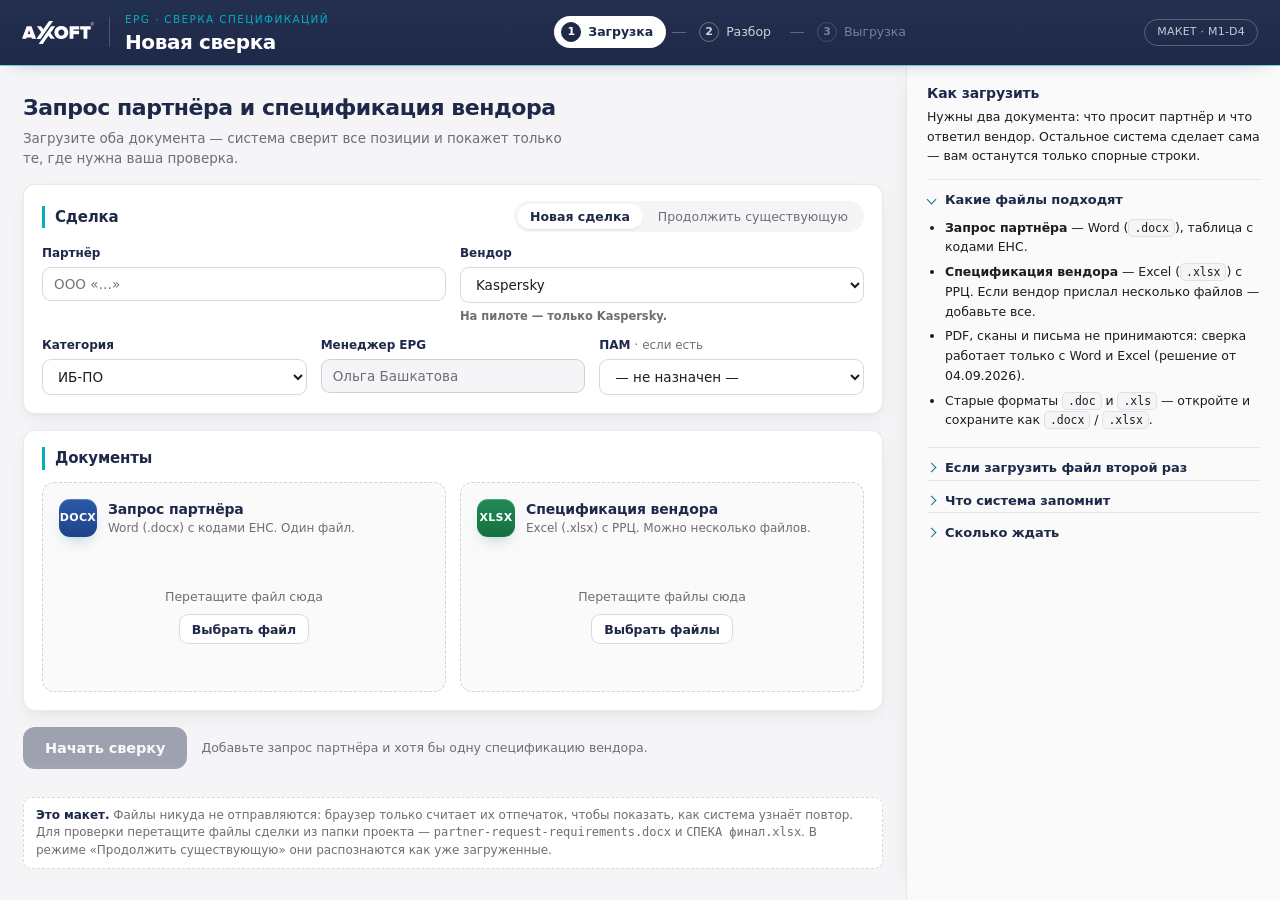
<file: index.html>
<!doctype html>
<html lang="ru">
<head>
  <meta charset="UTF-8">
  <meta name="viewport" content="width=device-width, initial-scale=1.0">
  <meta http-equiv="refresh" content="0; url=upload.html">
  <title>Новая сверка</title>
  <script>location.replace('upload.html');</script>
</head>
<body>
  <p>Переход к загрузке документов…</p>
  <p><a href="upload.html">Открыть страницу загрузки</a></p>
</body>
</html>
</file>
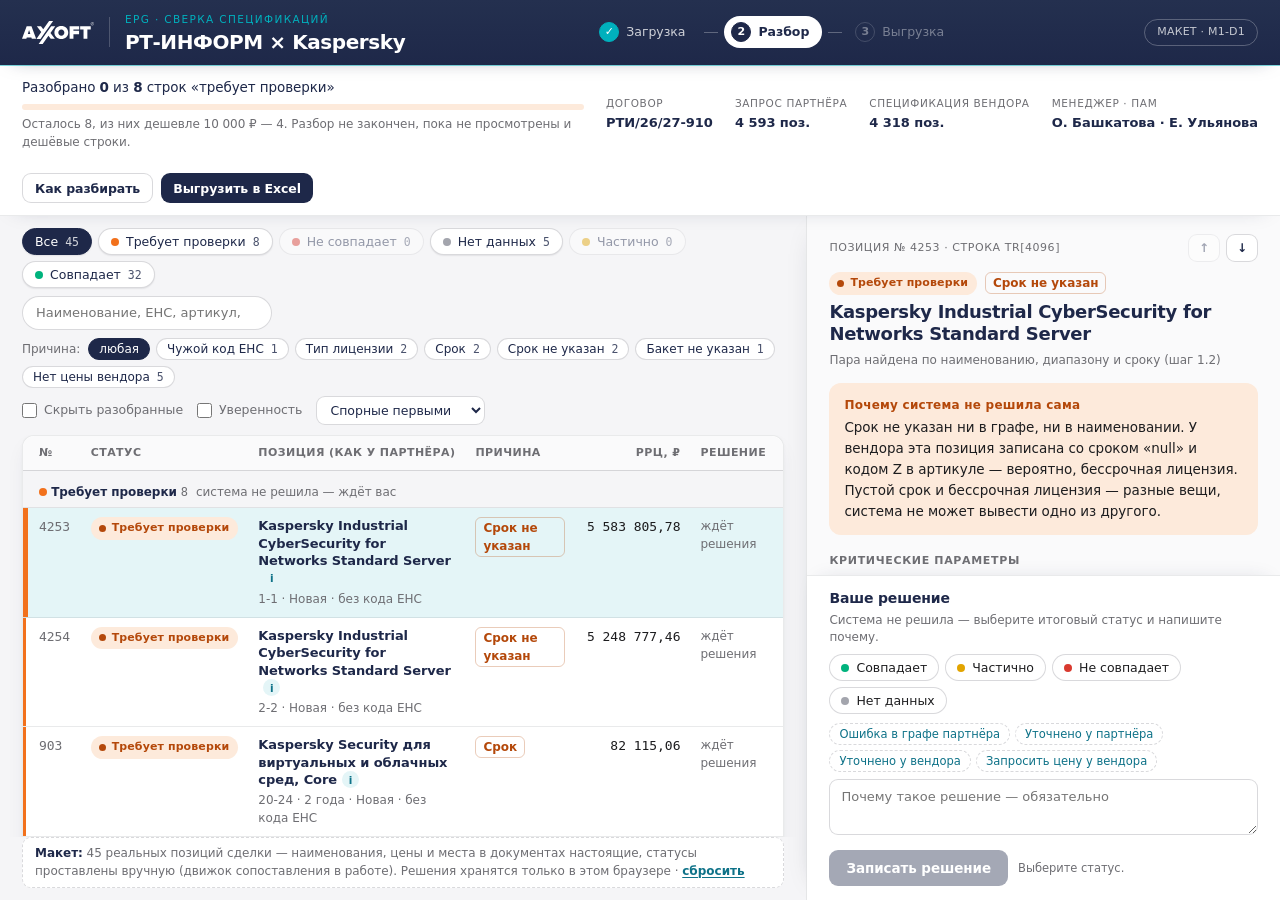
<file: review.html>
<!DOCTYPE html>
<html lang="ru">
<head>
<meta charset="UTF-8">
<meta name="viewport" content="width=device-width, initial-scale=1.0">
<title>Разбор сверки — макет</title>
<meta name="theme-color" content="#1E2849">
<!-- Макет M1-D1: экран разбора спорных строк (Review UI).
     Требования — docs/10-roadmap.md (M1-D1), решения по дизайну — docs/18-review-ui.md.
     Данные — design/mock-data.js: реальные строки сделки, статусы проставлены вручную. -->
<link rel="stylesheet" href="axoft.css">
<style>
  /* ---------- полоса сделки ---------- */
  .dealbar{
    display:flex; align-items:center; gap:22px; flex-wrap:wrap;
    padding:12px 22px;
    background:var(--bg-elevated);
    border-bottom:1px solid var(--line);
    box-shadow:0 6px 20px -16px rgba(30,40,73,.35);
    position:relative; z-index:3;
  }
  .db-progress{ flex:1 1 320px; min-width:260px; }
  .db-title{ font-size:13.5px; color:var(--navy); letter-spacing:-0.006em; }
  .db-title b{ font-weight:650; font-variant-numeric:tabular-nums; }
  .bar{
    height:6px; border-radius:999px; background:var(--st-review-bg);
    overflow:hidden; margin:7px 0 5px;
  }
  .bar i{
    display:block; height:100%; width:0;
    background:linear-gradient(90deg, var(--teal) 0%, var(--teal-dark) 100%);
    border-radius:999px; transition:width var(--dur-slow) var(--ease-out);
  }
  .db-sub{ font-size:12px; color:var(--ink-soft); }
  .db-facts{ display:flex; gap:22px; margin:0; flex-wrap:wrap; }
  .db-facts div{ min-width:0; }
  .db-facts dt{ font-size:10.5px; letter-spacing:.06em; text-transform:uppercase; color:var(--ink-soft); }
  .db-facts dd{ margin:1px 0 0; font-size:13px; font-weight:600; color:var(--navy); white-space:nowrap; }
  .db-actions{ display:flex; gap:8px; }

  /* ---------- рабочая зона ---------- */
  .workspace{ flex:1; min-height:0; display:flex; }
  .list{ flex:1; min-width:0; display:flex; flex-direction:column; }
  .toolbar{ padding:12px 22px 10px; display:flex; flex-direction:column; gap:8px; }
  .tb-row{ display:flex; align-items:center; gap:8px 14px; flex-wrap:wrap; }
  .tb-left{ display:flex; align-items:center; gap:6px; flex-wrap:wrap; }
  .tb-row.split{ justify-content:space-between; }
  .search{
    flex:0 1 250px; min-width:180px;
    border:1px solid var(--line-strong); border-radius:999px;
    padding:6px 13px; font:inherit; font-size:13px; background:var(--bg-elevated);
    transition:border-color var(--dur) ease, box-shadow var(--dur) ease;
  }
  .search:focus{ border-color:var(--teal); }
  .tb-right{ display:flex; align-items:center; gap:14px; flex-wrap:wrap; }
  .toggle{ display:inline-flex; align-items:center; gap:7px; font-size:12.5px; color:var(--ink-soft); cursor:pointer; user-select:none; }
  .toggle input{ accent-color:var(--teal-dark); width:15px; height:15px; margin:0; }
  select.sort{
    border:1px solid var(--line-strong); border-radius:var(--radius-sm);
    padding:5px 9px; font:inherit; font-size:12.5px; color:var(--navy); background:var(--bg-elevated);
  }
  .reasons{ display:flex; align-items:center; gap:6px; flex-wrap:wrap; }
  .reasons .lbl{ font-size:12px; color:var(--ink-soft); margin-right:2px; }
  .reasons .chip{ font-size:12px; padding:3px 10px; box-shadow:none; }

  .tablewrap{ flex:1; min-height:0; overflow:auto; padding:0 22px 12px; }
  table.grid{
    width:100%; border-collapse:separate; border-spacing:0;
    background:var(--bg-elevated);
    border:1px solid var(--line); border-radius:var(--radius);
    box-shadow:var(--shadow-card);
    font-size:13px;
  }
  .grid thead th{
    position:sticky; top:0; z-index:2;
    background:rgba(250,250,251,.96);
    backdrop-filter:saturate(1.4) blur(6px);
    text-align:left; font-weight:600; font-size:11px; letter-spacing:.04em; text-transform:uppercase;
    color:var(--ink-soft); padding:9px 10px; border-bottom:1px solid var(--line-strong);
    white-space:nowrap;
  }
  .grid thead th:first-child{ border-top-left-radius:var(--radius); padding-left:16px; }
  .grid thead th:last-child{ border-top-right-radius:var(--radius); }
  .grid td{ padding:9px 10px; border-bottom:1px solid var(--line); vertical-align:top; }
  .grid tr.row{ cursor:pointer; transition:background var(--dur) ease; }
  .grid tr.row td:first-child{ padding-left:16px; box-shadow:inset 3px 0 0 var(--mark, transparent); }
  .grid tr.row:hover{ background:#F3F8F9; }
  .grid tr.row.is-sel{ background:var(--teal-pale); }
  .grid tr.row.is-sel td:first-child{ box-shadow:inset 5px 0 0 var(--mark, var(--teal)); }
  .grid tr.row.is-done{ --mark:var(--line-strong); }
  .grid tr.row.is-done .c-name .nm{ color:var(--ink-soft); }
  .grid tr.row:focus-visible{ outline:2px solid var(--teal); outline-offset:-2px; box-shadow:none; }
  tr.st-matched{ --mark:var(--st-matched-mark); }
  tr.st-partial_match{ --mark:var(--st-partial-mark); }
  tr.st-needs_review{ --mark:var(--st-review-mark); }
  tr.st-mismatch{ --mark:var(--st-mismatch-mark); }
  tr.st-no_data{ --mark:var(--st-nodata-mark); }
  .c-no{ width:62px; color:var(--ink-soft); white-space:nowrap; }
  .c-st{ width:150px; }
  .c-name .nm{ font-weight:600; color:var(--navy); letter-spacing:-0.006em; line-height:1.35; }
  .c-name .sub{ font-size:12px; color:var(--ink-soft); margin-top:2px; }
  .c-reason{ width:170px; }
  .c-price{ width:130px; text-align:right; white-space:nowrap; }
  .c-conf{ width:70px; text-align:right; color:var(--ink-soft); }
  .c-dec{ width:150px; font-size:12px; }
  .grid .r{ text-align:right; }
  body:not(.show-conf) .c-conf{ display:none; }
  .reason{
    display:inline-block; font-size:12px; font-weight:600; color:var(--st-review);
    border:1px solid rgba(180,72,10,.28); border-radius:6px; padding:1px 7px; line-height:1.5;
  }
  .reason.nodata{ color:var(--st-nodata); border-color:var(--line-strong); }
  .flagmark{
    display:inline-grid; place-items:center; width:17px; height:17px; margin-left:5px;
    border-radius:50%; font-size:10.5px; font-weight:700; vertical-align:1px;
    color:var(--teal-dark); background:var(--teal-pale);
  }
  .dec{ display:inline-flex; align-items:center; gap:6px; color:var(--ink); font-weight:600; }
  .dec .who{ font-weight:400; color:var(--ink-soft); }
  .none{ color:var(--ink-soft); }

  tr.grp td{
    background:var(--bg); padding:12px 16px 6px; border-bottom:1px solid var(--line);
    font-size:12px; font-weight:600; color:var(--navy);
  }
  tr.grp .gcnt{ font-family:var(--mono); color:var(--ink-soft); font-weight:500; margin-left:4px; }
  tr.grp .gnote{ font-weight:400; color:var(--ink-soft); margin-left:8px; }
  tr.grp .linklike{ margin-left:10px; font-size:12px; }
  tr.empty td{ padding:28px 16px; text-align:center; color:var(--ink-soft); }

  .list-foot{ padding:0 22px 12px; }
  .list-foot .mock-note{ margin:0; padding:7px 12px; }

  /* ---------- карточка строки ---------- */
  .detail{
    flex:0 0 clamp(460px, 37vw, 560px); width:clamp(460px, 37vw, 560px);
    border-left:1px solid var(--line);
    background:var(--bg-side);
    box-shadow:-10px 0 28px -24px rgba(22,30,56,.25);
    display:flex; flex-direction:column; min-height:0;
  }
  .d-scroll{ flex:1 1 auto; min-height:0; overflow-y:auto; padding:18px 22px 22px; }
  .d-top{ display:flex; align-items:center; justify-content:space-between; gap:10px; }
  .d-eyebrow{ font-size:11px; letter-spacing:.05em; text-transform:uppercase; color:var(--ink-soft); }
  .d-nav{ display:flex; gap:6px; }
  .d-nav .btn{ height:28px; padding:0 10px; font-size:12px; }
  .d-close{ display:none; }
  .d-status{ display:flex; align-items:center; gap:8px; flex-wrap:wrap; margin:10px 0 6px; }
  .d-title{ margin:0; font-size:18px; font-weight:650; letter-spacing:-0.018em; line-height:1.25; color:var(--navy); }
  .d-meta{ font-size:12px; color:var(--ink-soft); margin-top:5px; }
  .d-body{ animation:rise var(--dur) var(--ease-out) both; }

  .callout{
    margin-top:14px; border-radius:var(--radius); padding:12px 14px;
    font-size:13.5px; line-height:1.55;
    background:var(--bg-elevated); border:1px solid var(--line);
  }
  .callout b{ display:block; font-size:12px; letter-spacing:.02em; margin-bottom:3px; }
  .callout p{ margin:0; }
  .callout.needs_review{ background:var(--st-review-bg); border-color:transparent; }
  .callout.needs_review b{ color:var(--st-review); }
  .callout.no_data{ background:var(--st-nodata-bg); border-color:transparent; }
  .callout.no_data b{ color:var(--st-nodata); }
  .callout.matched b{ color:var(--st-matched); }

  .d-sec{ margin-top:18px; }
  .d-sec > h3, .d-sec > summary{
    font-size:11px; letter-spacing:.06em; text-transform:uppercase; font-weight:600;
    color:var(--ink-soft); margin:0 0 8px;
  }
  table.params{ width:100%; border-collapse:collapse; font-size:13px; background:var(--bg-elevated);
    border:1px solid var(--line); border-radius:var(--radius-sm); overflow:hidden; }
  .params th{ text-align:left; font-size:11px; font-weight:600; color:var(--ink-soft); padding:7px 10px;
    border-bottom:1px solid var(--line); background:var(--bg-side); }
  .params td{ padding:8px 10px; border-bottom:1px solid var(--line); vertical-align:top; }
  .params tr:last-child td{ border-bottom:none; }
  .params td:first-child{ font-weight:600; color:var(--navy); width:30%; }
  .params tr.conflict td{ background:#FFF6EE; }
  .params tr.unknown td{ background:#F7F7F9; }
  .ps{ font-size:11px; font-weight:600; border-radius:999px; padding:2px 8px; white-space:nowrap; }
  .ps.match{ color:var(--st-matched); background:var(--st-matched-bg); }
  .ps.conflict{ color:var(--st-review); background:var(--st-review-bg); }
  .ps.unknown{ color:var(--st-nodata); background:var(--st-nodata-bg); }
  .na{ color:var(--ink-soft); font-style:italic; }

  .flags{ list-style:none; margin:0; padding:0; display:flex; flex-direction:column; gap:7px; }
  .flags li{ display:flex; gap:9px; font-size:12.5px; line-height:1.5; }
  .code{
    flex:0 0 auto; align-self:flex-start;
    font-family:var(--mono); font-size:10.5px; font-weight:600;
    color:var(--teal-dark); background:var(--teal-pale); border-radius:5px; padding:1px 6px; margin-top:1px;
  }

  .sides{ display:flex; flex-direction:column; gap:10px; }
  .side-card{
    background:var(--bg-elevated); border:1px solid var(--line);
    border-radius:var(--radius); padding:12px 14px; box-shadow:var(--shadow-sm);
  }
  .side-h{ display:flex; justify-content:space-between; align-items:baseline; gap:8px;
    font-size:11px; letter-spacing:.06em; text-transform:uppercase; font-weight:600; color:var(--navy); }
  .side-h .price{ font-size:15px; letter-spacing:-0.01em; text-transform:none; font-family:var(--mono); }
  .raw{ margin:7px 0 9px; font-size:13px; line-height:1.5; }
  .raw mark{ background:#FFE3C9; color:inherit; border-radius:3px; padding:0 2px; box-shadow:0 0 0 1px rgba(242,113,28,.25); }
  .kv{ display:grid; grid-template-columns:auto 1fr; gap:3px 12px; margin:0; font-size:12.5px; }
  .kv dt{ color:var(--ink-soft); white-space:nowrap; }
  .kv dd{ margin:0; min-width:0; overflow-wrap:anywhere; }
  .kv dd.hl{ font-weight:600; color:var(--st-review); }
  .kv dd.gap{ color:var(--ink-soft); font-style:italic; }
  .src{
    margin-top:9px; padding-top:8px; border-top:1px dashed var(--line-strong);
    font-size:12px; color:var(--ink-soft); display:flex; gap:6px; flex-wrap:wrap; align-items:baseline;
  }
  .src .path{ font-family:var(--mono); font-size:11.5px; color:var(--ink); }
  .side-empty{ font-size:13px; color:var(--ink-soft); margin:8px 0 0; }

  details.d-sec{ background:var(--bg-elevated); border:1px solid var(--line); border-radius:var(--radius); padding:10px 14px; }
  details.d-sec summary{ cursor:pointer; list-style:none; display:flex; align-items:center; gap:8px; margin:0; }
  details.d-sec summary::-webkit-details-marker{ display:none; }
  details.d-sec summary::before{
    content:''; width:6px; height:6px; border-right:1.6px solid var(--teal-dark); border-bottom:1.6px solid var(--teal-dark);
    transform:rotate(-45deg); transition:transform var(--dur) var(--ease-out);
  }
  details.d-sec[open] summary::before{ transform:rotate(45deg); }
  .req{ white-space:pre-line; font-size:12.5px; line-height:1.55; margin-top:8px; max-height:220px; overflow:auto; }

  .conf-line{ font-size:12.5px; color:var(--ink-soft); }
  body:not(.show-conf) .conf-line{ display:none; }

  .hist{ list-style:none; margin:0; padding:0; font-size:12.5px; }
  .hist li{ position:relative; padding:0 0 10px 18px; }
  .hist li::before{ content:''; position:absolute; left:3px; top:7px; width:7px; height:7px; border-radius:50%; background:var(--line-strong); }
  .hist li.me::before{ background:var(--teal); }
  .hist li + li::after{ content:''; position:absolute; left:6px; top:-5px; height:12px; width:1px; background:var(--line-strong); }
  .hist .when{ color:var(--ink-soft); }
  .hist q{ color:var(--ink); }

  /* ---------- форма решения ---------- */
  .decide{
    flex:0 0 auto; border-top:1px solid var(--line); background:var(--bg-elevated);
    padding:12px 22px 14px; box-shadow:0 -6px 20px -14px rgba(30,40,73,.22);
  }
  .decide h3{ margin:0 0 3px; font-size:14px; font-weight:650; color:var(--navy); letter-spacing:-0.011em; }
  .decide .sub{ font-size:12px; color:var(--ink-soft); margin:0 0 8px; line-height:1.45; }
  .seg{ display:flex; flex-wrap:wrap; gap:6px; margin-bottom:9px; }
  .seg button{
    display:inline-flex; align-items:center; gap:7px;
    border:1px solid var(--line-strong); background:var(--bg-elevated); color:var(--ink);
    font-size:12.5px; font-weight:500; padding:5px 11px; border-radius:999px; cursor:pointer;
    transition:transform var(--dur-fast) var(--ease-out), border-color var(--dur) ease, background var(--dur) ease;
  }
  .seg button:active{ transform:scale(.96); }
  .seg button:hover{ border-color:var(--teal); }
  .seg button[aria-pressed="true"]{ border-color:var(--navy); background:var(--navy); color:#FFFFFF; font-weight:600; }
  .quick{ display:flex; flex-wrap:wrap; gap:5px; margin-bottom:7px; }
  .quick button{
    border:1px dashed var(--line-strong); background:transparent; color:var(--teal-dark);
    font-size:11.5px; padding:3px 9px; border-radius:999px; cursor:pointer;
  }
  .quick button:hover{ border-color:var(--teal); background:var(--teal-pale); }
  .decide textarea{ min-height:52px; font-size:13px; }
  .decide-bottom{ display:flex; align-items:center; gap:10px; margin-top:9px; flex-wrap:wrap; }
  .decide .note{ font-size:11.5px; color:var(--ink-soft); line-height:1.4; flex:1 1 200px; }
  .decide .note.warn{ color:var(--st-review); }
  .decided{
    display:flex; gap:10px; align-items:flex-start; justify-content:space-between;
    background:var(--bg); border-radius:var(--radius-sm); padding:10px 12px; font-size:13px;
  }
  .decided .what{ font-weight:600; color:var(--navy); }
  .decided q{ display:block; color:var(--ink); font-weight:400; margin-top:2px; }
  .decided .who{ font-size:12px; color:var(--ink-soft); margin-top:3px; }

  /* ---------- тост ---------- */
  .toast{
    position:fixed; left:50%; bottom:22px; transform:translateX(-50%) translateY(20px);
    background:var(--navy); color:#FFFFFF; font-size:13px; line-height:1.45;
    padding:10px 16px; border-radius:var(--radius); box-shadow:var(--shadow-raise);
    max-width:min(560px, calc(100vw - 32px)); opacity:0; pointer-events:none; z-index:50;
    transition:opacity var(--dur) ease, transform var(--dur) var(--ease-out);
  }
  .toast.on{ opacity:1; transform:translateX(-50%) translateY(0); }

  /* ---------- инструкция в диалоге ---------- */
  dialog.guide-dlg{
    border:none; border-radius:var(--radius-lg); padding:0; width:min(560px, calc(100vw - 32px));
    max-height:min(760px, calc(100vh - 48px)); box-shadow:var(--shadow-raise); color:var(--ink);
  }
  dialog.guide-dlg::backdrop{ background:rgba(22,30,56,.38); backdrop-filter:blur(2px); }
  dialog.guide-dlg[open]{ animation:rise var(--dur) var(--ease-out) both; }
  .dlg-head{ display:flex; justify-content:space-between; align-items:center; padding:16px 20px 6px; }
  .dlg-body{ padding:0 20px 18px; overflow:auto; max-height:calc(min(760px, 100vh - 48px) - 60px); }
  kbd{
    font-family:var(--mono); font-size:11px; border:1px solid var(--line-strong); border-bottom-width:2px;
    border-radius:5px; padding:0 5px; background:var(--bg-elevated);
  }

  /* ---------- узкий экран: карточка становится выезжающей панелью ---------- */
  @media (max-width:1180px){
    .detail{
      position:fixed; top:0; right:0; bottom:0; z-index:20;
      width:min(560px, 100vw); transform:translateX(102%);
      transition:transform var(--dur-slow) var(--ease-drawer);
    }
    body.drawer-open .detail{ transform:none; box-shadow:-20px 0 60px -20px rgba(22,30,56,.45); }
    .d-close{ display:inline-flex; }
    .scrim{ position:fixed; inset:0; background:rgba(22,30,56,.3); z-index:15; opacity:0; pointer-events:none;
      transition:opacity var(--dur) ease; }
    body.drawer-open .scrim{ opacity:1; pointer-events:auto; }
  }
  @media (max-width:760px){
    /* на телефоне прокручивается вся страница, а не только таблица:
       иначе фильтры съедают экран и видно две строки */
    .shell{ height:auto; min-height:100vh; }
    .workspace{ display:block; }
    .tablewrap{ overflow:visible; }
    /* в выезжающей карточке форма решения идёт в общем потоке, а не закреплена снизу */
    .detail{ display:block; overflow-y:auto; }
    .d-scroll{ overflow:visible; }
    .decide{ box-shadow:none; }
    .dealbar{ padding:10px 15px; gap:12px; }
    .db-facts{ display:none; }
    .toolbar{ padding:12px 15px 8px; }
    .tablewrap{ padding:0 10px 12px; }
    .c-reason, .c-dec, .c-st{ display:none; }
    .grid td, .grid thead th{ padding:8px 6px; }
    .grid thead th:first-child, .grid tr.row td:first-child{ padding-left:12px; }
    .c-no{ width:auto; }
    .c-price{ width:auto; font-size:12px; }
    .d-scroll{ padding:16px 16px 20px; }
    .decide{ padding:12px 16px 14px; }
    .list-foot{ padding:0 12px 14px; }
  }
</style>
</head>
<body>
<div class="shell">

  <header class="top">
    <div class="brand">
      <svg class="logo" viewBox="0 0 625.34 199.66" fill="currentColor" role="img" aria-label="Axoft">
        <path d="M40.47 45.41 0 155.15 37.68 155.15 41.63 142.32 81.12 142.32 85.07 155.15 122.75 155.15 82.28 45.41 40.49 45.41ZM50.51 113.36 61.37 77.99 72.23 113.36 50.51 113.36Z"/>
        <path d="M341.46 43.6C307.57 43.6 281.41 66.63 281.41 100.36 281.41 134.09 307.57 157.12 341.46 157.12 375.35 157.12 401.51 134.09 401.51 100.36 401.51 66.63 375.35 43.6 341.46 43.6ZM341.46 127.84C325.5 127.84 315.14 115.66 315.14 100.36 315.14 85.06 325.5 72.88 341.46 72.88 357.42 72.88 367.78 85.06 367.78 100.36 367.78 115.66 357.41 127.84 341.46 127.84Z"/>
        <path d="M413.35 155.15 446.59 155.15 446.59 114.18 495.45 114.18 495.45 85.22 446.59 85.22 446.59 74.37 496.6 74.37 496.6 45.41 413.35 45.41 413.35 155.15Z"/>
        <path d="M504.83 45.41 504.83 74.37 534.28 74.37 534.28 155.15 567.51 155.15 567.51 74.37 596.79 74.37 596.79 45.41 504.83 45.41Z"/>
        <path d="M288.57 45.31 253.63 45.31 211.41 105.13 144.63 199.66 179.57 199.66 229.66 128.24 229.75 128.36 249.21 154.47 285.34 154.47 247.08 103.99 288.57 45.31Z"/>
        <path d="M160.3 155.31 202.43 95.62 202.43 95.62 269.91 0 234.87 0 184.27 72 164.79 45.87 128.57 45.87 166.92 96.49 125.26 155.31 160.3 155.31Z"/>
        <path d="M596.79 23.91C596.79 15.97 603.19 9.63 611.07 9.63 618.95 9.63 625.34 15.96 625.34 23.91 625.34 31.86 619.01 38.18 611.07 38.18 603.13 38.18 596.79 31.78 596.79 23.91ZM598.68 23.91C598.68 30.71 604.2 36.3 611.07 36.3 617.94 36.3 623.39 30.71 623.39 23.91 623.39 17.11 617.87 11.59 611.07 11.59 604.27 11.59 598.68 17.04 598.68 23.91ZM614.97 32.12 610.73 25.65 607.77 25.65 607.77 32.12 605.61 32.12 605.61 15.76 612.28 15.76C615.11 15.76 617.47 17.71 617.47 20.74 617.47 24.38 614.24 25.59 613.3 25.59L617.68 32.12 614.99 32.12ZM607.77 17.64 607.77 23.7 612.28 23.7C613.96 23.7 615.24 22.42 615.24 20.74 615.24 18.92 613.96 17.64 612.28 17.64L607.77 17.64Z"/>
      </svg>
      <span class="brand-divider" aria-hidden="true"></span>
      <div>
        <div class="eyebrow">EPG · сверка спецификаций</div>
        <h1 id="deal-title">Сделка</h1>
      </div>
    </div>
    <ol class="steps" aria-label="Шаги сверки">
      <li><a class="done" href="upload.html"><span class="n">✓</span><span class="label">Загрузка</span></a></li>
      <li><span class="step" aria-current="step"><span class="n">2</span><span class="label">Разбор</span></span></li>
      <li><span class="step off" title="Выгрузка в Excel — задача M1-D3"><span class="n">3</span><span class="label">Выгрузка</span></span></li>
    </ol>
    <span class="stage">макет · M1-D1</span>
  </header>

  <section class="dealbar" aria-label="Ход разбора">
    <div class="db-progress">
      <div class="db-title">Разобрано <b id="done-n">0</b> из <b id="total-n">0</b> строк «требует проверки»</div>
      <div class="bar" role="progressbar" aria-labelledby="done-n" id="bar-wrap" aria-valuemin="0"><i id="bar"></i></div>
      <div class="db-sub" id="db-sub"></div>
    </div>
    <dl class="db-facts" id="facts"></dl>
    <div class="db-actions">
      <button class="btn ghost sm" type="button" id="open-guide">Как разбирать</button>
      <button class="btn sm" type="button" id="export">Выгрузить в Excel</button>
    </div>
  </section>

  <main class="workspace">
    <section class="list" aria-label="Реестр строк">
      <div class="toolbar">
        <div class="tb-row split">
          <div class="tb-left" role="group" aria-label="Фильтр по статусу" id="status-filter"></div>
          <input class="search" type="search" id="q" placeholder="Наименование, ЕНС, артикул, №" aria-label="Поиск по строкам">
        </div>
        <div class="tb-row split">
          <div class="reasons" id="reasons" aria-label="Фильтр по причине"></div>
          <div class="tb-right">
            <label class="toggle"><input type="checkbox" id="hide-done"> Скрыть разобранные</label>
            <label class="toggle"><input type="checkbox" id="show-conf"> Уверенность</label>
            <select class="sort" id="sort" aria-label="Порядок строк">
              <option value="queue">Спорные первыми</option>
              <option value="no">По номеру позиции</option>
              <option value="price">По РРЦ</option>
            </select>
          </div>
        </div>
      </div>

      <div class="tablewrap scroll" id="tablewrap">
        <table class="grid" aria-describedby="mock-note">
          <thead>
            <tr>
              <th class="c-no" scope="col">№</th>
              <th class="c-st" scope="col">Статус</th>
              <th class="c-name" scope="col">Позиция (как у партнёра)</th>
              <th class="c-reason" scope="col">Причина</th>
              <th class="c-price r" scope="col">РРЦ, ₽</th>
              <th class="c-conf r" scope="col">Увер.</th>
              <th class="c-dec" scope="col">Решение</th>
            </tr>
          </thead>
          <tbody id="tbody"></tbody>
        </table>
      </div>
      <div class="list-foot">
        <p class="mock-note" id="mock-note"><b>Макет:</b> 45 реальных позиций сделки — наименования, цены и места
        в документах настоящие, статусы проставлены вручную (движок сопоставления в работе). Решения хранятся
        только в этом браузере · <button class="linklike" type="button" id="reset">сбросить</button></p>
      </div>
    </section>

    <div class="scrim" id="scrim"></div>
    <aside class="detail" id="detail" aria-label="Карточка строки">
      <div class="d-scroll scroll" id="d-scroll"></div>
      <div class="decide" id="decide"></div>
    </aside>
  </main>
</div>

<div class="toast" id="toast" role="status" aria-live="polite"></div>

<dialog class="guide-dlg" id="guide">
  <div class="dlg-head">
    <h2 class="panel-title">Как разбирать</h2>
    <button class="btn ghost sm" type="button" id="close-guide">Закрыть</button>
  </div>
  <div class="dlg-body guide scroll">
    <p class="lede">Система сверила <b>все</b> позиции, а не только дорогие. Ваша работа — строки, где она
    <b>сама не уверена</b>. Совпавшие свёрнуты внизу: смотреть их не нужно, но можно.</p>
    <details open>
      <summary>Что значат цвета</summary>
      <div class="body">
        <table class="marks">
          <tr><td><span class="status needs_review">Требует проверки</span></td><td>Система нашла противоречие и решать не стала. <b>Ждёт вас.</b></td></tr>
          <tr><td><span class="status mismatch">Не совпадает</span></td><td>Явный конфликт, который правило считает окончательным. Бывает редко.</td></tr>
          <tr><td><span class="status no_data">Нет данных</span></td><td>Позиция есть только у одной стороны — например, вендор не дал цену.</td></tr>
          <tr><td><span class="status partial_match">Частично совпадает</span></td><td>Пара найдена, расхождение некритичное.</td></tr>
          <tr><td><span class="status matched">Совпадает</span></td><td>Продукт, тип лицензии, срок, диапазон и единица сошлись.</td></tr>
        </table>
        <p class="muted">Цвета те же, что в выгрузке в Excel.</p>
      </div>
    </details>
    <details>
      <summary>Как принять решение</summary>
      <div class="body">
        <ul>
          <li>Откройте строку. Сверху — <b>почему система не решила</b>, ниже — какие параметры
          разошлись и где именно в документах это написано.</li>
          <li>В наименованиях <mark style="background:#FFE3C9;border-radius:3px;padding:0 2px">подсвечено</mark> то,
          чем стороны отличаются.</li>
          <li>Выберите итоговый статус и коротко напишите почему. <b>Без комментария решение не записать</b>:
          цены фиксируются на три года, и через год должно быть понятно, кто и почему так решил.</li>
          <li>Кнопки «принять всё» нет намеренно: каждая спорная строка — отдельное решение.</li>
        </ul>
      </div>
    </details>
    <details>
      <summary>Почему дорогие строки не главные</summary>
      <div class="body">
        <p>Внутри «требует проверки» строки идут от дорогих к дешёвым — как вы привыкли. Но счётчик вверху
        считает <b>все</b> спорные строки: разбор не закончен, пока не просмотрены и дешёвые. Именно там
        при ручной сверке прятались ошибки.</p>
        <p>Фильтр «Причина» собирает однотипные случаи вместе — их быстрее и ровнее разбирать подряд.</p>
      </div>
    </details>
    <details>
      <summary>Особенности источника</summary>
      <div class="body">
        <p>Иногда система правит очевидную ошибку документа сама — например, Excel превратил «10-14» в число
        41913. Такая правка никогда не бывает тихой: строка помечена значком <span class="flagmark">i</span>, а в
        карточке написано, что и почему взято.</p>
      </div>
    </details>
    <details>
      <summary>Уверенность системы</summary>
      <div class="body">
        <p>Число от 0 до 1 спрятано по умолчанию. Это справка для разбора ошибок системы, а не повод
        для решения: строка с высокой уверенностью всё равно уходит на проверку, если разошлись тип
        лицензии, срок, количество или цена.</p>
      </div>
    </details>
    <details>
      <summary>Клавиши</summary>
      <div class="body">
        <p><kbd>J</kbd> / <kbd>↓</kbd> — следующая строка, <kbd>K</kbd> / <kbd>↑</kbd> — предыдущая,
        <kbd>/</kbd> — поиск. Решение клавишей не принимается — только кнопкой.</p>
      </div>
    </details>
  </div>
</dialog>

<script src="mock-data.js"></script>
<script>
(function(){
  'use strict';

  const DATA = window.MOCK;
  const ME = DATA.deal.manager;
  const STORE_KEY = 'specmatch-mock-review-v1';

  // Порядок групп — как в представлении v_review_queue (store/schema.sql).
  const ORDER = ['needs_review', 'mismatch', 'no_data', 'partial_match', 'matched'];
  const LABEL = {
    needs_review: 'Требует проверки', mismatch: 'Не совпадает', no_data: 'Нет данных',
    partial_match: 'Частично совпадает', matched: 'Совпадает'
  };
  const SHORT = {
    needs_review: 'Требует проверки', mismatch: 'Не совпадает', no_data: 'Нет данных',
    partial_match: 'Частично', matched: 'Совпадает'
  };
  const FINAL = ['matched', 'partial_match', 'mismatch', 'no_data'];
  const PS_LABEL = { match: 'совпадает', conflict: 'конфликт', unknown: 'нет значения' };
  const METHOD = { code: 'по коду ЕНС (шаг 1.1)', name: 'по наименованию, диапазону и сроку (шаг 1.2)' };
  const QUICK = {
    needs_review: ['Ошибка в графе партнёра', 'Уточнено у партнёра',
                   'Уточнено у вендора', 'Запросить цену у вендора'],
    other: ['Проверено по документам', 'Уточнено у партнёра', 'Уточнено у вендора']
  };

  const fmtPrice = new Intl.NumberFormat('ru-RU', { minimumFractionDigits: 2, maximumFractionDigits: 2 });
  const fmtInt = new Intl.NumberFormat('ru-RU');
  const fmtWhen = new Intl.DateTimeFormat('ru-RU', { day: '2-digit', month: '2-digit', hour: '2-digit', minute: '2-digit' });

  const $ = (id) => document.getElementById(id);
  const esc = (s) => String(s == null ? '' : s)
    .replace(/&/g, '&amp;').replace(/</g, '&lt;').replace(/>/g, '&gt;').replace(/"/g, '&quot;');
  const priceOf = (r) => (r.vendor && r.vendor.price != null) ? Number(r.vendor.price) : null;

  // ---------- состояние: решения менеджера (в макете — localStorage) ----------
  const rows = DATA.rows.map((r, i) => Object.assign({}, r, { key: r.id + ':' + i }));
  const byKey = new Map(rows.map(r => [r.key, r]));
  let saved = {};
  try { saved = JSON.parse(localStorage.getItem(STORE_KEY) || '{}') || {}; } catch (e) { saved = {}; }
  rows.forEach(r => {
    const s = saved[r.key];
    r.decision = s ? s.decision : null;
    r.history = s ? s.history : [];
  });
  function persist(){
    const out = {};
    rows.forEach(r => { if (r.history.length) out[r.key] = { decision: r.decision, history: r.history }; });
    try { localStorage.setItem(STORE_KEY, JSON.stringify(out)); } catch (e) { /* приватное окно — живём без сохранения */ }
  }

  const ui = {
    status: 'all', reason: null, q: '', hideDone: false, sort: 'queue',
    showMatched: false, sel: null, editing: false
  };
  try { ui.showConf = localStorage.getItem(STORE_KEY + ':conf') === '1'; } catch (e) { ui.showConf = false; }

  // ---------- отображение наименования ----------
  function core(name){
    if (!name) return '';
    let i = name.indexOf(' Russian Edition');
    if (i > 0) return name.slice(0, i);
    i = name.indexOf('. ');
    return i > 0 ? name.slice(0, i) : name;
  }
  function titleOf(r){ return core((r.partner && r.partner.name) || (r.vendor && r.vendor.name)); }
  function subOf(r){
    const p = r.partner || {};
    const bits = [p.tier, p.duration, p.type].filter(Boolean);
    bits.push(p.enc ? 'ЕНС ' + p.enc : 'без кода ЕНС');
    return bits.join(' · ');
  }

  // Подсветка отличий в наименованиях: токен выделяется, если в нём есть
  // слово, которого нет у другой стороны. Пробелы вокруг дефиса и хвост
  // «Лицензия или эквивалент» отличием не считаются — это шум оформления.
  const STOP = new Set(['лицензия', 'или', 'эквивалент', 'license', 'russian', 'edition', 'установочный', 'комплект']);
  const keysOf = (t) => t.toLowerCase().split(/[\s\-–—.,:;()«»"]+/).filter(k => k && !STOP.has(k));
  function diffHtml(a, b){
    if (!a) return '';
    if (!b) return esc(a);
    const other = new Set(keysOf(b));
    return a.split(/(\s+)/).map(t => {
      if (/^\s*$/.test(t)) return t;
      const ks = keysOf(t);
      return ks.length && ks.some(k => !other.has(k)) ? '<mark>' + esc(t) + '</mark>' : esc(t);
    }).join('');
  }

  // ---------- выборка и порядок ----------
  function effective(r){ return r.decision ? r.decision.status : r.status; }
  function matchesQuery(r){
    if (!ui.q) return true;
    const q = ui.q.toLowerCase();
    const p = r.partner || {}, v = r.vendor || {};
    return [p.name, p.enc, v.name, v.sku, v.enc, r.no].some(x => x != null && String(x).toLowerCase().includes(q));
  }
  function visible(){
    return rows.filter(r =>
      (ui.status === 'all' || r.status === ui.status) &&
      (!ui.reason || r.reason === ui.reason) &&
      (!ui.hideDone || !r.decision) &&
      matchesQuery(r));
  }
  function sorted(list){
    const byPrice = (a, b) => (priceOf(b) ?? -1) - (priceOf(a) ?? -1);
    const byNo = (a, b) => (a.no ?? 1e9) - (b.no ?? 1e9);
    const out = list.slice();
    if (ui.sort === 'no') return out.sort(byNo);
    if (ui.sort === 'price') return out.sort(byPrice);
    return out.sort((a, b) => ORDER.indexOf(a.status) - ORDER.indexOf(b.status) || byPrice(a, b));
  }
  // Строки в том порядке, в каком их видит менеджер (для J/K и «следующей спорной»).
  function navOrder(){
    const list = sorted(visible());
    if (ui.sort !== 'queue' || ui.showMatched || ui.status === 'matched') return list;
    return list.filter(r => r.status !== 'matched');
  }

  // ---------- полоса сделки ----------
  function renderDealbar(){
    const d = DATA.deal;
    $('deal-title').textContent = d.title;
    document.title = 'Разбор · ' + d.title + ' — макет';
    $('facts').innerHTML = [
      ['Договор', d.contract],
      ['Запрос партнёра', fmtInt.format(d.partnerPositions) + ' поз.'],
      ['Спецификация вендора', fmtInt.format(d.vendorPositions) + ' поз.'],
      ['Менеджер · ПАМ', shortName(d.manager) + ' · ' + shortName(d.pam)]
    ].map(([k, v]) => '<div><dt>' + esc(k) + '</dt><dd>' + esc(v) + '</dd></div>').join('');
    renderProgress();
  }
  function shortName(n){ const p = String(n || '').split(' '); return p.length > 1 ? p[0][0] + '. ' + p.slice(1).join(' ') : n; }
  function renderProgress(){
    const review = rows.filter(r => r.status === 'needs_review');
    const done = review.filter(r => r.decision).length;
    $('done-n').textContent = done;
    $('total-n').textContent = review.length;
    $('bar').style.width = (review.length ? done / review.length * 100 : 0) + '%';
    $('bar-wrap').setAttribute('aria-valuemax', review.length);
    $('bar-wrap').setAttribute('aria-valuenow', done);
    const left = review.filter(r => !r.decision);
    const cheap = left.filter(r => (priceOf(r) ?? 0) < 10000).length;
    $('db-sub').textContent = left.length
      ? 'Осталось ' + left.length + (cheap ? ', из них дешевле 10 000 ₽ — ' + cheap : '') +
        '. Разбор не закончен, пока не просмотрены и дешёвые строки.'
      : 'Все спорные строки разобраны. Выгрузка будет без оранжевых строк.';
  }

  // ---------- фильтры ----------
  function renderFilters(){
    const counts = {};
    rows.forEach(r => { counts[r.status] = (counts[r.status] || 0) + 1; });
    const chip = (val, label, n, dot) =>
      '<button class="chip" type="button" data-status="' + val + '" aria-pressed="' + (ui.status === val) + '"' +
      (n === 0 ? ' disabled' : '') + '>' + (dot ? '<span class="dot ' + val + '"></span>' : '') +
      esc(label) + ' <span class="cnt">' + n + '</span></button>';
    $('status-filter').innerHTML = chip('all', 'Все', rows.length, false) +
      ORDER.map(s => chip(s, SHORT[s], counts[s] || 0, true)).join('');

    // Причины — только у строк, которые ждут человека.
    const reasonRows = rows.filter(r => r.reason && (ui.status === 'all' || r.status === ui.status));
    const reasons = {};
    reasonRows.forEach(r => { reasons[r.reason] = (reasons[r.reason] || 0) + 1; });
    const names = Object.keys(reasons);
    $('reasons').innerHTML = names.length
      ? '<span class="lbl">Причина:</span>' +
        '<button class="chip" type="button" data-reason="" aria-pressed="' + (!ui.reason) + '">любая</button>' +
        names.map(n => '<button class="chip" type="button" data-reason="' + esc(n) + '" aria-pressed="' +
          (ui.reason === n) + '">' + esc(n) + ' <span class="cnt">' + reasons[n] + '</span></button>').join('')
      : '';
  }

  // ---------- таблица ----------
  function rowHtml(r){
    const st = r.status;
    const price = priceOf(r);
    const dec = r.decision
      ? '<span class="dec"><span class="dot ' + r.decision.status + '"></span>' +
        esc(r.decision.kind === 'confirmed' ? 'Подтверждено' : LABEL[r.decision.status]) + '</span>'
      : (st === 'needs_review' ? '<span class="none">ждёт решения</span>' : '<span class="none">—</span>');
    const reason = r.reason
      ? '<span class="reason' + (st === 'no_data' ? ' nodata' : '') + '">' + esc(r.reason) + '</span>'
      : '<span class="none">—</span>';
    const flag = r.flags && r.flags.length
      ? '<span class="flagmark" title="Особенность источника: ' + esc(r.flags.map(f => f.code).join(', ')) + '">i</span>' : '';
    return '<tr class="row st-' + st + (r.decision ? ' is-done' : '') + (ui.sel === r.key ? ' is-sel' : '') +
      '" data-key="' + esc(r.key) + '" tabindex="' + (ui.sel === r.key ? 0 : -1) + '" aria-selected="' + (ui.sel === r.key) + '">' +
      '<td class="c-no num">' + esc(r.no ?? '—') + '</td>' +
      '<td class="c-st"><span class="status ' + st + '">' + LABEL[st] + '</span></td>' +
      '<td class="c-name"><div class="nm">' + esc(titleOf(r)) + flag + '</div><div class="sub">' + esc(subOf(r)) + '</div></td>' +
      '<td class="c-reason">' + reason + '</td>' +
      '<td class="c-price r num">' + (price == null ? '<span class="none">нет цены</span>' : fmtPrice.format(price)) + '</td>' +
      '<td class="c-conf r num">' + (r.confidence == null ? '—' : String(r.confidence).replace('.', ',')) + '</td>' +
      '<td class="c-dec">' + dec + '</td></tr>';
  }
  const NOTE = {
    needs_review: 'система не решила — ждёт вас',
    no_data: 'позиция есть только у одной стороны',
    mismatch: 'явный конфликт', partial_match: 'некритичное расхождение',
    matched: 'проверять не нужно'
  };
  function renderTable(){
    const list = sorted(visible());
    let html = '';
    if (!list.length){
      html = '<tr class="empty"><td colspan="7">Ничего не найдено. Сбросьте поиск или фильтр.</td></tr>';
    } else if (ui.sort === 'queue'){
      ORDER.forEach(s => {
        const part = list.filter(r => r.status === s);
        if (!part.length) return;
        const collapsed = s === 'matched' && !ui.showMatched && ui.status !== 'matched';
        html += '<tr class="grp"><td colspan="7"><span class="dot ' + s + '"></span> ' + LABEL[s] +
          '<span class="gcnt">' + part.length + '</span><span class="gnote">' + NOTE[s] + '</span>' +
          (s === 'matched' && ui.status !== 'matched'
            ? '<button class="linklike" type="button" data-toggle-matched>' + (collapsed ? 'показать' : 'свернуть') + '</button>' : '') +
          '</td></tr>';
        if (!collapsed) html += part.map(rowHtml).join('');
      });
    } else {
      html = list.map(rowHtml).join('');
    }
    $('tbody').innerHTML = html;
  }

  // ---------- карточка ----------
  const FIELD = { 'Тип лицензии': 'type', 'Срок': 'duration', 'Диапазон количества': 'tier' };
  function fieldMarks(r){
    const m = {};
    (r.params || []).forEach(p => { if (FIELD[p.name] && p.status !== 'match') m[FIELD[p.name]] = p.status; });
    return m;
  }
  function kv(label, val, mark){
    const empty = val == null || String(val).trim() === '';
    const cls = empty ? 'gap' : (mark === 'conflict' ? 'hl' : '');
    return '<dt>' + esc(label) + '</dt><dd' + (cls ? ' class="' + cls + '"' : '') + '>' +
      (empty ? 'не указано' : esc(val)) + '</dd>';
  }
  function srcHtml(s){
    return '<div class="src">Источник: <span class="path">' + esc(s.doc) + ' › ' + esc(s.where) + ' › ' + esc(s.cell) + '</span></div>';
  }
  function whyTitle(st){
    return { needs_review: 'Почему система не решила сама', no_data: 'Почему нет данных',
             matched: 'Почему совпадает', mismatch: 'Почему не совпадает', partial_match: 'Что расходится' }[st];
  }

  function renderDetail(){
    const r = byKey.get(ui.sel);
    if (!r){
      $('d-scroll').innerHTML = '<p class="muted">Выберите строку слева.</p>';
      $('decide').innerHTML = '';
      return;
    }
    const p = r.partner, v = r.vendor, marks = fieldMarks(r);
    const order = navOrder(), idx = order.indexOf(r);
    let h = '<div class="d-body">';
    h += '<div class="d-top"><div class="d-eyebrow">Позиция № ' + esc(r.no ?? '—') +
      (p ? ' · строка ' + esc(p.src.cell) : '') + '</div><div class="d-nav">' +
      '<button class="btn ghost" type="button" data-nav="-1"' + (idx <= 0 ? ' disabled' : '') + ' aria-label="Предыдущая строка">↑</button>' +
      '<button class="btn ghost" type="button" data-nav="1"' + (idx < 0 || idx >= order.length - 1 ? ' disabled' : '') + ' aria-label="Следующая строка">↓</button>' +
      '<button class="btn ghost d-close" type="button" data-close>Закрыть</button></div></div>';
    h += '<div class="d-status"><span class="status ' + r.status + '">' + LABEL[r.status] + '</span>' +
      (r.reason ? '<span class="reason' + (r.status === 'no_data' ? ' nodata' : '') + '">' + esc(r.reason) + '</span>' : '') + '</div>';
    h += '<h2 class="d-title">' + esc(titleOf(r)) + '</h2>';
    h += '<div class="d-meta">' + (r.method ? 'Пара найдена ' + METHOD[r.method] : 'Пара в спецификации вендора не найдена') +
      '<span class="conf-line"> · уверенность ' + (r.confidence == null ? '—' : String(r.confidence).replace('.', ',')) +
      ' (справочно)</span></div>';

    h += '<div class="callout ' + r.status + '"><b>' + whyTitle(r.status) + '</b><p>' + esc(r.comment) + '</p></div>';

    if (r.params && r.params.length){
      const ps = r.params.slice().sort((a, b) => (a.status === 'match') - (b.status === 'match'));
      h += '<section class="d-sec"><h3>Критические параметры</h3><table class="params">' +
        '<thead><tr><th>Параметр</th><th>Партнёр</th><th>Вендор</th><th></th></tr></thead><tbody>' +
        ps.map(x => '<tr class="' + x.status + '"><td>' + esc(x.name) + '</td><td>' +
          (x.partner ? esc(x.partner) : '<span class="na">не указано</span>') + '</td><td>' +
          (x.vendor ? esc(x.vendor) : '<span class="na">не указано</span>') + '</td><td><span class="ps ' + x.status + '">' +
          PS_LABEL[x.status] + '</span></td></tr>').join('') + '</tbody></table></section>';
    }

    if (r.flags && r.flags.length){
      h += '<section class="d-sec"><h3>Особенности источника</h3><ul class="flags">' +
        r.flags.map(f => '<li><span class="code">' + esc(f.code) + '</span><span>' + esc(f.text) + '</span></li>').join('') +
        '</ul></section>';
    }

    h += '<section class="d-sec"><h3>Обе стороны — как в документах</h3><div class="sides">';
    if (p){
      h += '<div class="side-card"><div class="side-h"><span>Запрос партнёра</span></div>' +
        '<p class="raw">' + diffHtml(p.name, v && v.name) + '</p><dl class="kv">' +
        kv('Код ЕНС', p.enc) + kv('Тип лицензии, графа', p.type, marks.type) +
        kv('Срок, графа', p.duration, marks.duration) + kv('Диапазон, графа', p.tier, marks.tier) +
        kv('Единица', p.unit) + '</dl>' + srcHtml(p.src) + '</div>';
    }
    if (v){
      h += '<div class="side-card"><div class="side-h"><span>Спецификация вендора</span>' +
        (v.price != null ? '<span class="price">' + fmtPrice.format(Number(v.price)) + ' ₽</span>' : '') + '</div>' +
        '<p class="raw">' + diffHtml(v.name, p && p.name) + '</p><dl class="kv">' +
        kv('Код ЕНС', v.enc) + kv('Артикул', v.sku) + kv('Тип лицензии', v.type, marks.type) +
        kv('Срок', v.duration, marks.duration) + kv('Диапазон', v.tier, marks.tier) + kv('Единица', v.unit) +
        kv('Реестр ПО', v.registry) + '</dl>' + srcHtml(v.src) + '</div>';
    } else {
      h += '<div class="side-card"><div class="side-h"><span>Спецификация вендора</span></div>' +
        '<p class="side-empty">Пары нет. Искали по коду ЕНС и по наименованию с диапазоном и сроком.</p></div>';
    }
    h += '</div></section>';

    if (r.group){
      h += '<details class="d-sec"><summary>Групповые требования партнёра · ' + esc(r.group.range) + '</summary>' +
        '<div class="req">' + esc(r.group.text) + (r.group.text.length >= 700 ? '…' : '') + '</div></details>';
    }

    h += '<section class="d-sec"><h3>Журнал строки</h3><ol class="hist">' +
      '<li><b>Система</b> — статус «' + LABEL[r.status] + '» <span class="when">· при сверке</span></li>' +
      r.history.map(e => '<li class="me"><b>' + esc(shortName(e.actor)) + '</b> ' + esc(e.text) +
        (e.comment ? ': <q>' + esc(e.comment) + '</q>' : '') + ' <span class="when">· ' +
        esc(fmtWhen.format(new Date(e.at))) + '</span></li>').join('') +
      '</ol></section>';
    h += '</div>';
    $('d-scroll').innerHTML = h;
    $('d-scroll').scrollTop = 0;
    renderDecide(r);
  }

  // ---------- форма решения ----------
  let draft = { status: null, comment: '', mode: null };
  function renderDecide(r){
    const box = $('decide');
    if (r.decision && !ui.editing){
      const d = r.decision;
      box.innerHTML = '<div class="decided"><div><div class="what"><span class="dot ' + d.status + '"></span> ' +
        (d.kind === 'confirmed' ? 'Подтверждено: ' : 'Ваше решение: ') + esc(LABEL[d.status]) + '</div>' +
        (d.comment ? '<q>' + esc(d.comment) + '</q>' : '') +
        '<div class="who">' + esc(shortName(d.actor)) + ' · ' + esc(fmtWhen.format(new Date(d.at))) + ' · записано в журнал</div></div>' +
        '<button class="btn ghost sm" type="button" data-edit>Изменить</button></div>';
      return;
    }
    const isReview = r.status === 'needs_review';
    if (!isReview && draft.mode !== 'override'){
      box.innerHTML = '<h3>Вывод системы: ' + esc(LABEL[r.status]) + '</h3>' +
        '<p class="sub">Согласны — подтвердите. Не согласны — переопределите статус с комментарием.</p>' +
        '<textarea class="input" id="c-text" rows="2" placeholder="Комментарий, если нужен" aria-label="Комментарий"></textarea>' +
        '<div class="decide-bottom"><button class="btn" type="button" data-confirm>Подтвердить</button>' +
        '<button class="btn ghost" type="button" data-override>Переопределить…</button></div>';
      return;
    }
    const options = FINAL.filter(s => isReview || s !== r.status);
    box.innerHTML = '<h3>' + (isReview ? 'Ваше решение' : 'Переопределить статус') + '</h3>' +
      '<p class="sub">' + (isReview
        ? 'Система не решила — выберите итоговый статус и напишите почему.'
        : 'Новый статус и причина попадут в журнал рядом с выводом системы.') + '</p>' +
      '<div class="seg" role="group" aria-label="Итоговый статус">' + options.map(s =>
        '<button type="button" data-pick="' + s + '" aria-pressed="' + (draft.status === s) + '"><span class="dot ' + s + '"></span>' +
        SHORT[s] + '</button>').join('') + '</div>' +
      '<div class="quick">' + QUICK[isReview ? 'needs_review' : 'other'].map(q =>
        '<button type="button" data-quick="' + esc(q) + '">' + esc(q) + '</button>').join('') + '</div>' +
      '<textarea class="input" id="c-text" rows="2" placeholder="Почему такое решение — обязательно" aria-label="Комментарий, обязательно" aria-required="true">' +
      esc(draft.comment) + '</textarea>' +
      '<div class="decide-bottom"><button class="btn" type="button" data-record disabled>Записать решение</button>' +
      (!isReview || ui.editing ? '<button class="btn ghost" type="button" data-cancel>Отмена</button>' : '') +
      '<span class="note" id="d-note"></span></div>';
    syncRecord();
  }
  function syncRecord(){
    const btn = document.querySelector('[data-record]');
    if (!btn) return;
    const text = ($('c-text').value || '').trim();
    const ok = !!draft.status && text.length > 0;
    btn.disabled = !ok;
    const note = $('d-note');
    note.className = 'note' + (!ok && (draft.status || text) ? ' warn' : '');
    note.textContent = ok ? '' : !draft.status ? 'Выберите статус.' : 'Напишите причину — без неё решение не записать.';
  }
  function record(r, status, kind, comment){
    const at = new Date().toISOString();
    r.decision = { status, kind, comment: comment || '', actor: ME, at };
    r.history.push({ actor: ME, at, comment: comment || '',
      text: kind === 'confirmed' ? '— подтверждено «' + LABEL[status] + '»'
                                 : '— переопределено: «' + LABEL[r.status] + '» → «' + LABEL[status] + '»' });
    persist();
    ui.editing = false;
    draft = { status: null, comment: '', mode: null };
    // Спорная строка разобрана — сразу к следующей неразобранной спорной
    // в текущем фильтре. Если в фильтре их не осталось, говорим, сколько
    // спорных осталось всего, а не «всё разобрано».
    let msg = 'Записано в журнал.';
    if (r.status === 'needs_review'){
      const next = navOrder().find(x => x.status === 'needs_review' && !x.decision);
      const left = rows.filter(x => x.status === 'needs_review' && !x.decision).length;
      if (next){ ui.sel = next.key; msg += ' Следующая спорная — № ' + (next.no ?? '—') + '.'; }
      else if (left) msg += ' В этом фильтре спорных больше нет, всего осталось ' + left + ' — снимите фильтр, чтобы продолжить.';
      else msg += ' Все спорные строки разобраны.';
    }
    refresh();
    toast(msg);
  }

  // ---------- общая перерисовка ----------
  function refresh(){
    document.body.classList.toggle('show-conf', !!ui.showConf);
    // Карточка не должна показывать строку, которую скрыл фильтр.
    const order = navOrder();
    if (!order.some(r => r.key === ui.sel)){
      ui.sel = order.length ? order[0].key : null;
      ui.editing = false;
      draft = { status: null, comment: '', mode: null };
    }
    renderFilters();
    renderTable();
    renderProgress();
    renderDetail();
    const sel = document.querySelector('tr.row.is-sel');
    if (sel) sel.scrollIntoView({ block: 'nearest' });
  }
  function select(key, openDrawer){
    if (ui.sel !== key){ ui.editing = false; draft = { status: null, comment: '', mode: null }; }
    ui.sel = key;
    refresh();
    if (openDrawer) document.body.classList.add('drawer-open');
  }
  function move(step){
    const order = navOrder();
    if (!order.length) return;
    const i = order.findIndex(r => r.key === ui.sel);
    const next = order[Math.min(order.length - 1, Math.max(0, i < 0 ? 0 : i + step))];
    select(next.key, false);
    const tr = document.querySelector('tr.row.is-sel');
    if (tr) tr.focus({ preventScroll: false });
  }

  let toastTimer = null;
  function toast(text){
    const t = $('toast');
    t.textContent = text;
    t.classList.add('on');
    clearTimeout(toastTimer);
    toastTimer = setTimeout(() => t.classList.remove('on'), 3600);
  }

  // ---------- события ----------
  $('status-filter').addEventListener('click', (e) => {
    const b = e.target.closest('[data-status]');
    if (!b) return;
    ui.status = b.dataset.status; ui.reason = null;
    refresh();
  });
  $('reasons').addEventListener('click', (e) => {
    const b = e.target.closest('[data-reason]');
    if (!b) return;
    ui.reason = b.dataset.reason || null;
    refresh();
  });
  $('q').addEventListener('input', (e) => {
    ui.q = e.target.value.trim();
    // Карточку перерисовываем, только если поиск скрыл выбранную строку, —
    // иначе не сбиваем прокрутку карточки и черновик решения.
    if (navOrder().some(r => r.key === ui.sel)) renderTable(); else refresh();
  });
  $('hide-done').addEventListener('change', (e) => { ui.hideDone = e.target.checked; refresh(); });
  $('show-conf').addEventListener('change', (e) => {
    ui.showConf = e.target.checked;
    try { localStorage.setItem(STORE_KEY + ':conf', ui.showConf ? '1' : '0'); } catch (err) { /* без сохранения */ }
    refresh();
  });
  $('sort').addEventListener('change', (e) => { ui.sort = e.target.value; refresh(); });
  $('tbody').addEventListener('click', (e) => {
    if (e.target.closest('[data-toggle-matched]')){ ui.showMatched = !ui.showMatched; renderTable(); return; }
    const tr = e.target.closest('tr.row');
    if (tr) select(tr.dataset.key, true);
  });
  $('scrim').addEventListener('click', () => document.body.classList.remove('drawer-open'));

  $('detail').addEventListener('click', (e) => {
    const r = byKey.get(ui.sel);
    if (!r) return;
    const t = e.target.closest('button');
    if (!t) return;
    if (t.dataset.nav){ move(Number(t.dataset.nav)); return; }
    if ('close' in t.dataset){ document.body.classList.remove('drawer-open'); return; }
    if ('edit' in t.dataset){ ui.editing = true; draft = { status: null, comment: '', mode: 'override' }; renderDecide(r); return; }
    if ('cancel' in t.dataset){ ui.editing = false; draft = { status: null, comment: '', mode: null }; renderDecide(r); return; }
    if ('override' in t.dataset){ draft = { status: null, comment: $('c-text').value, mode: 'override' }; renderDecide(r); return; }
    if ('confirm' in t.dataset){ record(r, r.status, 'confirmed', $('c-text').value.trim()); return; }
    if (t.dataset.pick){ draft.status = t.dataset.pick; draft.comment = $('c-text').value;
      document.querySelectorAll('[data-pick]').forEach(b => b.setAttribute('aria-pressed', String(b === t))); syncRecord(); return; }
    if (t.dataset.quick){
      const ta = $('c-text');
      ta.value = ta.value.trim() ? ta.value.trim() + '. ' + t.dataset.quick : t.dataset.quick;
      draft.comment = ta.value; ta.focus(); syncRecord(); return;
    }
    if ('record' in t.dataset){ record(r, draft.status, 'overridden', $('c-text').value.trim()); }
  });
  $('detail').addEventListener('input', (e) => {
    if (e.target.id === 'c-text'){ draft.comment = e.target.value; syncRecord(); }
  });

  $('export').addEventListener('click', () => {
    const left = rows.filter(r => r.status === 'needs_review' && !r.decision).length;
    toast(left
      ? 'Не разобрано ' + left + ' спорных строк — в выгрузке они останутся оранжевыми. Сама выгрузка — задача M1-D3, в макете файл не формируется.'
      : 'Все спорные строки разобраны. Выгрузка в Excel — задача M1-D3, в макете файл не формируется.');
  });
  $('reset').addEventListener('click', () => {
    rows.forEach(r => { r.decision = null; r.history = []; });
    persist();
    ui.editing = false;
    draft = { status: null, comment: '', mode: null };
    refresh();
    toast('Решения макета сброшены.');
  });

  const guide = $('guide');
  $('open-guide').addEventListener('click', () => guide.showModal());
  $('close-guide').addEventListener('click', () => guide.close());
  guide.addEventListener('click', (e) => { if (e.target === guide) guide.close(); });

  document.addEventListener('keydown', (e) => {
    if (guide.open) return;
    const tag = (e.target.tagName || '').toLowerCase();
    const typing = tag === 'input' || tag === 'textarea' || tag === 'select';
    if (e.key === 'Escape'){ document.body.classList.remove('drawer-open'); if (typing) e.target.blur(); return; }
    if (typing || e.metaKey || e.ctrlKey || e.altKey) return;
    if (e.key === 'j' || e.key === 'о' || e.key === 'ArrowDown'){ e.preventDefault(); move(1); }
    else if (e.key === 'k' || e.key === 'л' || e.key === 'ArrowUp'){ e.preventDefault(); move(-1); }
    else if (e.key === '/'){ e.preventDefault(); $('q').focus(); }
    else if (e.key === 'Enter' && e.target.closest && e.target.closest('tr.row')){ document.body.classList.add('drawer-open'); }
  });

  // ---------- старт: первая неразобранная спорная строка ----------
  $('show-conf').checked = !!ui.showConf;
  renderDealbar();
  const first = navOrder().find(r => r.status === 'needs_review' && !r.decision) || navOrder()[0];
  ui.sel = first ? first.key : null;
  refresh();
})();
</script>
</body>
</html>
</file>
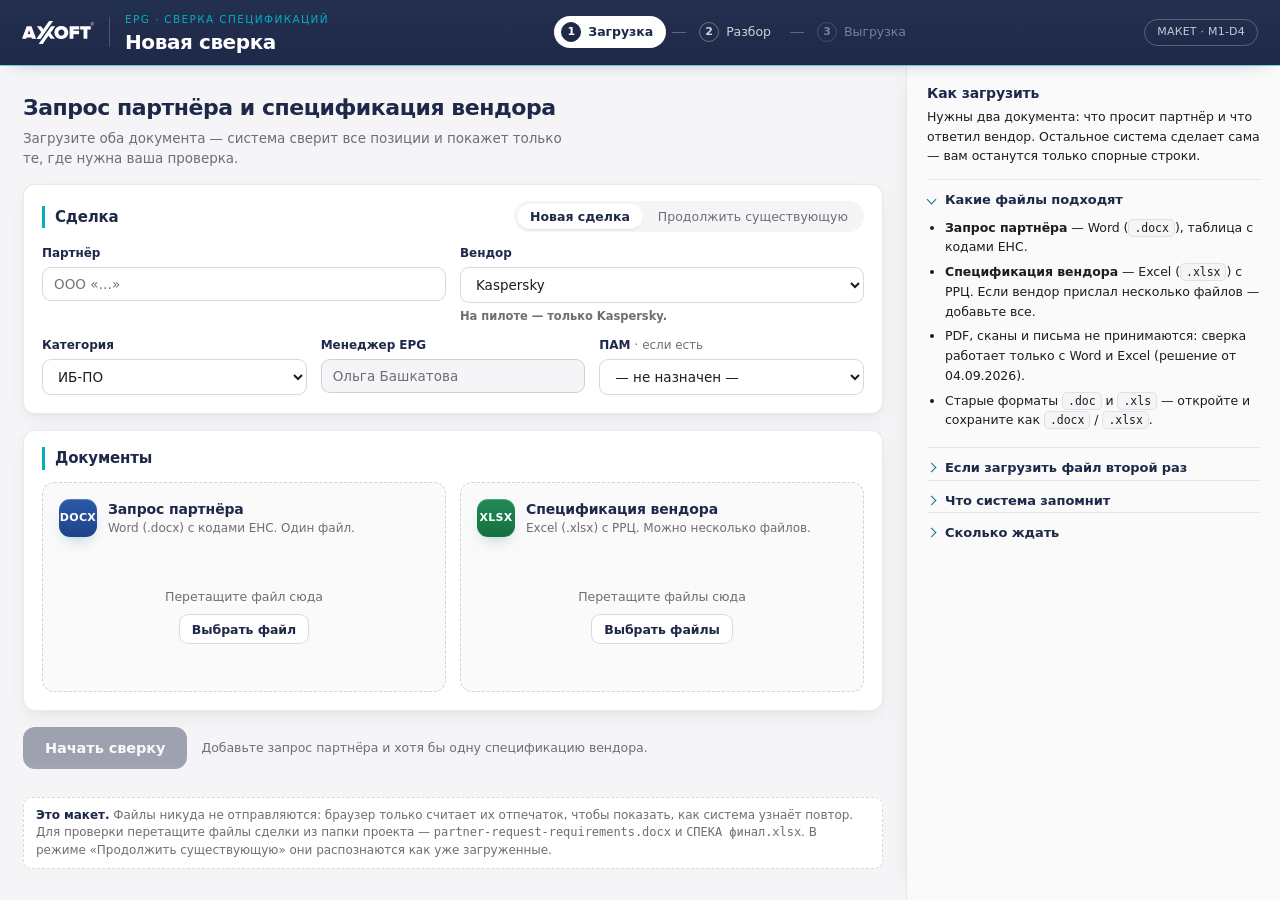
<file: upload.html>
<!DOCTYPE html>
<html lang="ru">
<head>
<meta charset="UTF-8">
<meta name="viewport" content="width=device-width, initial-scale=1.0">
<title>Новая сверка — макет</title>
<meta name="theme-color" content="#1E2849">
<!-- Макет M1-D4: экран загрузки — сделка, роль документа, вендор, категория.
     Требования — docs/10-roadmap.md (M1-D4), решения по дизайну — docs/18-review-ui.md.
     Повтор файла определяется по содержимому (SHA-256), как в store/registry.py
     register_document(): тот же файл под другим именем — всё равно повтор. -->
<link rel="stylesheet" href="axoft.css">
<style>
  .workspace{ flex:1; min-height:0; display:flex; }
  .main{ flex:1; min-width:0; overflow-y:auto; padding:26px 22px 40px; }
  .main-inner{ max-width:860px; margin:0 auto; display:flex; flex-direction:column; gap:16px; }
  .side{
    flex:0 0 374px; width:374px; border-left:1px solid var(--line);
    background:var(--bg-side); box-shadow:-10px 0 28px -24px rgba(22,30,56,.25);
    overflow-y:auto; padding:18px 20px 22px;
  }

  .intro h2{ margin:0 0 4px; font-size:22px; font-weight:650; letter-spacing:-0.021em; color:var(--navy); }
  .intro p{ margin:0; font-size:13.5px; color:var(--ink-soft); max-width:40em; }

  .card{
    background:var(--bg-elevated); border:1px solid var(--line); border-radius:var(--radius);
    box-shadow:var(--shadow-card); padding:16px 18px 18px;
    animation:cardIn var(--dur-slow) var(--ease-out) both;
  }
  .card:nth-of-type(2){ animation-delay:.05s; }
  .card-h{ display:flex; align-items:center; justify-content:space-between; gap:12px; flex-wrap:wrap; margin-bottom:12px; }
  .card-h h3{ margin:0; font-size:15px; font-weight:650; letter-spacing:-0.012em; color:var(--navy);
    padding-left:10px; border-left:3px solid var(--teal); }

  .seg{ display:inline-flex; background:var(--bg); border-radius:999px; padding:3px; gap:2px; }
  .seg button{
    border:none; background:transparent; color:var(--ink-soft); font-size:12.5px; font-weight:500;
    padding:5px 13px; border-radius:999px; cursor:pointer;
    transition:background var(--dur) ease, color var(--dur) ease;
  }
  .seg button[aria-pressed="true"]{ background:var(--bg-elevated); color:var(--navy); font-weight:600; box-shadow:var(--shadow-sm); }

  .grid2{ display:grid; grid-template-columns:repeat(2, minmax(0,1fr)); gap:12px 14px; }
  .grid3{ display:grid; grid-template-columns:repeat(3, minmax(0,1fr)); gap:12px 14px; margin-top:12px; }
  .field input[readonly]{ background:var(--bg); color:var(--ink-soft); }
  .field .err{ font-size:11.5px; color:var(--danger); }

  .deal-docs{ margin-top:12px; font-size:12.5px; }
  .deal-docs .row{ display:flex; gap:10px; align-items:baseline; padding:6px 0; border-top:1px solid var(--line); }
  .deal-docs .role{ flex:0 0 150px; color:var(--ink-soft); }
  .deal-docs .name{ font-weight:600; color:var(--navy); overflow-wrap:anywhere; }

  .zones{ display:grid; grid-template-columns:repeat(2, minmax(0,1fr)); gap:14px; }
  .zone{
    border:1.5px dashed var(--line-strong); border-radius:var(--radius);
    padding:16px; background:var(--bg-side);
    display:flex; flex-direction:column; gap:10px; min-height:210px;
    transition:border-color var(--dur) ease, background var(--dur) ease, transform var(--dur-fast) var(--ease-out);
  }
  .zone.over{ border-color:var(--teal); background:var(--teal-pale); transform:scale(1.005); }
  .zone-h{ display:flex; gap:11px; align-items:flex-start; }
  .zone-ico{
    flex:0 0 auto; width:38px; height:38px; border-radius:11px; display:grid; place-items:center;
    color:#FFFFFF; font-size:11px; font-weight:700; letter-spacing:.03em;
    box-shadow:0 8px 18px -10px rgba(14,114,136,.65), inset 0 1px 0 rgba(255,255,255,.22);
  }
  .zone-ico.docx{ background:linear-gradient(180deg, #2B5AA8 0%, #1E4488 100%); }
  .zone-ico.xlsx{ background:linear-gradient(180deg, #1F8A55 0%, #16703F 100%); }
  .zone-t{ font-size:14px; font-weight:650; color:var(--navy); letter-spacing:-0.01em; }
  .zone-s{ font-size:12px; color:var(--ink-soft); line-height:1.45; }
  .drop{
    flex:1; display:flex; flex-direction:column; align-items:center; justify-content:center; gap:8px;
    text-align:center; font-size:12.5px; color:var(--ink-soft); padding:12px 8px;
    border-radius:var(--radius-sm);
  }
  .files{ display:flex; flex-direction:column; gap:8px; }

  .file{
    background:var(--bg-elevated); border:1px solid var(--line); border-radius:var(--radius-sm);
    padding:9px 11px; font-size:12.5px; box-shadow:var(--shadow-sm);
    animation:rise var(--dur) var(--ease-out) both;
  }
  .file-top{ display:flex; gap:8px; align-items:flex-start; justify-content:space-between; }
  .file-name{ font-weight:600; color:var(--navy); overflow-wrap:anywhere; }
  .file-size{ color:var(--ink-soft); font-weight:400; margin-left:4px; white-space:nowrap; }
  .x{
    flex:0 0 auto; border:none; background:transparent; color:var(--ink-soft); cursor:pointer;
    width:22px; height:22px; border-radius:50%; font-size:15px; line-height:1;
  }
  .x:hover{ background:var(--bg); color:var(--danger); }
  .file-msg{ display:flex; gap:7px; align-items:flex-start; margin-top:6px; line-height:1.45; }
  .pill{ flex:0 0 auto; font-size:10.5px; font-weight:600; letter-spacing:.02em; text-transform:uppercase;
    border-radius:999px; padding:2px 8px; white-space:nowrap; margin-top:1px; }
  .pill.new{ color:var(--green-dark); background:var(--green-pale); }
  .pill.dup{ color:var(--teal-dark); background:var(--teal-pale); }
  .pill.warn{ color:var(--st-partial); background:var(--st-partial-bg); }
  .pill.bad{ color:var(--danger); background:var(--st-mismatch-bg); }
  .pill.wait{ color:var(--ink-soft); background:var(--bg); }
  .file-act{ margin-top:6px; }

  .go{ display:flex; align-items:center; gap:14px; flex-wrap:wrap; }
  .go .note{ font-size:12.5px; color:var(--ink-soft); flex:1 1 280px; line-height:1.45; }
  .go .note.warn{ color:var(--st-review); }
  .btn.lg{ height:42px; padding:0 22px; font-size:14.5px; border-radius:var(--radius); }

  /* ход обработки */
  .run{ display:none; }
  .run.on{ display:block; }
  .run ol{ list-style:none; margin:0; padding:0; display:flex; flex-direction:column; gap:2px; }
  .run li{ display:flex; gap:12px; align-items:flex-start; padding:9px 0; border-top:1px solid var(--line); }
  .run li:first-child{ border-top:none; }
  .run .mark{
    flex:0 0 auto; width:22px; height:22px; border-radius:50%; display:grid; place-items:center;
    border:1.5px solid var(--line-strong); color:transparent; font-size:12px; font-weight:700; margin-top:1px;
  }
  .run li.active .mark{ border-color:var(--teal); border-top-color:transparent; animation:spin .8s linear infinite; }
  .run li.done .mark{ background:var(--teal); border-color:var(--teal); color:#FFFFFF; }
  .run li.skip .mark{ background:var(--bg); border-style:dashed; }
  .run .t{ font-weight:600; color:var(--navy); font-size:13.5px; }
  .run .d{ font-size:12.5px; color:var(--ink-soft); margin-top:1px; }
  @keyframes spin{ to{ transform:rotate(360deg); } }
  .run-foot{ margin-top:14px; display:flex; gap:10px; align-items:center; flex-wrap:wrap; }

  .guide code{
    font-family:var(--mono); font-size:11.5px; background:var(--bg); border:1px solid var(--line);
    border-radius:5px; padding:1px 5px;
  }

  @media (max-width:1023px){
    .workspace{ flex-direction:column; overflow-y:auto; }
    .main{ overflow:visible; }
    .side{ flex:0 0 auto; width:100%; border-left:none; border-top:1px solid var(--line); overflow:visible; }
  }
  @media (max-width:640px){
    .main{ padding:18px 16px 28px; }
    .grid2, .grid3, .zones{ grid-template-columns:minmax(0,1fr); }
    .side{ padding:16px; }
  }
</style>
</head>
<body>
<div class="shell">

  <header class="top">
    <div class="brand">
      <svg class="logo" viewBox="0 0 625.34 199.66" fill="currentColor" role="img" aria-label="Axoft">
        <path d="M40.47 45.41 0 155.15 37.68 155.15 41.63 142.32 81.12 142.32 85.07 155.15 122.75 155.15 82.28 45.41 40.49 45.41ZM50.51 113.36 61.37 77.99 72.23 113.36 50.51 113.36Z"/>
        <path d="M341.46 43.6C307.57 43.6 281.41 66.63 281.41 100.36 281.41 134.09 307.57 157.12 341.46 157.12 375.35 157.12 401.51 134.09 401.51 100.36 401.51 66.63 375.35 43.6 341.46 43.6ZM341.46 127.84C325.5 127.84 315.14 115.66 315.14 100.36 315.14 85.06 325.5 72.88 341.46 72.88 357.42 72.88 367.78 85.06 367.78 100.36 367.78 115.66 357.41 127.84 341.46 127.84Z"/>
        <path d="M413.35 155.15 446.59 155.15 446.59 114.18 495.45 114.18 495.45 85.22 446.59 85.22 446.59 74.37 496.6 74.37 496.6 45.41 413.35 45.41 413.35 155.15Z"/>
        <path d="M504.83 45.41 504.83 74.37 534.28 74.37 534.28 155.15 567.51 155.15 567.51 74.37 596.79 74.37 596.79 45.41 504.83 45.41Z"/>
        <path d="M288.57 45.31 253.63 45.31 211.41 105.13 144.63 199.66 179.57 199.66 229.66 128.24 229.75 128.36 249.21 154.47 285.34 154.47 247.08 103.99 288.57 45.31Z"/>
        <path d="M160.3 155.31 202.43 95.62 202.43 95.62 269.91 0 234.87 0 184.27 72 164.79 45.87 128.57 45.87 166.92 96.49 125.26 155.31 160.3 155.31Z"/>
        <path d="M596.79 23.91C596.79 15.97 603.19 9.63 611.07 9.63 618.95 9.63 625.34 15.96 625.34 23.91 625.34 31.86 619.01 38.18 611.07 38.18 603.13 38.18 596.79 31.78 596.79 23.91ZM598.68 23.91C598.68 30.71 604.2 36.3 611.07 36.3 617.94 36.3 623.39 30.71 623.39 23.91 623.39 17.11 617.87 11.59 611.07 11.59 604.27 11.59 598.68 17.04 598.68 23.91ZM614.97 32.12 610.73 25.65 607.77 25.65 607.77 32.12 605.61 32.12 605.61 15.76 612.28 15.76C615.11 15.76 617.47 17.71 617.47 20.74 617.47 24.38 614.24 25.59 613.3 25.59L617.68 32.12 614.99 32.12ZM607.77 17.64 607.77 23.7 612.28 23.7C613.96 23.7 615.24 22.42 615.24 20.74 615.24 18.92 613.96 17.64 612.28 17.64L607.77 17.64Z"/>
      </svg>
      <span class="brand-divider" aria-hidden="true"></span>
      <div>
        <div class="eyebrow">EPG · сверка спецификаций</div>
        <h1>Новая сверка</h1>
      </div>
    </div>
    <ol class="steps" aria-label="Шаги сверки">
      <li><span class="step" aria-current="step"><span class="n">1</span><span class="label">Загрузка</span></span></li>
      <li><a href="review.html"><span class="n">2</span><span class="label">Разбор</span></a></li>
      <li><span class="step off" title="Выгрузка в Excel — задача M1-D3"><span class="n">3</span><span class="label">Выгрузка</span></span></li>
    </ol>
    <span class="stage">макет · M1-D4</span>
  </header>

  <main class="workspace">
    <section class="main scroll" aria-label="Загрузка документов">
      <div class="main-inner">

        <div class="intro">
          <h2>Запрос партнёра и спецификация вендора</h2>
          <p>Загрузите оба документа — система сверит все позиции и покажет только те, где нужна ваша проверка.</p>
        </div>

        <!-- 1. Сделка -->
        <section class="card" aria-labelledby="deal-h">
          <div class="card-h">
            <h3 id="deal-h">Сделка</h3>
            <div class="seg" role="group" aria-label="Режим">
              <button type="button" data-mode="new" aria-pressed="true">Новая сделка</button>
              <button type="button" data-mode="existing" aria-pressed="false">Продолжить существующую</button>
            </div>
          </div>

          <div id="mode-new">
            <div class="grid2">
              <label class="field">
                <span>Партнёр</span>
                <input type="text" id="partner" placeholder="ООО «…»" autocomplete="off">
                <span class="err" id="partner-err" hidden>Укажите партнёра — по нему сделку будут искать.</span>
              </label>
              <label class="field">
                <span>Вендор</span>
                <select id="vendor">
                  <option value="Kaspersky" selected>Kaspersky</option>
                  <option disabled>Другие вендоры — после пилота</option>
                </select>
                <span class="hint">На пилоте — только Kaspersky.</span>
              </label>
            </div>
            <div class="grid3">
              <label class="field">
                <span>Категория</span>
                <select id="category"><option selected>ИБ-ПО</option></select>
              </label>
              <label class="field">
                <span>Менеджер EPG</span>
                <input type="text" id="manager" readonly>
              </label>
              <label class="field">
                <span>ПАМ <i>· если есть</i></span>
                <select id="pam">
                  <option value="">— не назначен —</option>
                </select>
              </label>
            </div>
          </div>

          <div id="mode-existing" hidden>
            <label class="field">
              <span>Сделка</span>
              <select id="deal-pick"></select>
            </label>
            <div class="deal-docs" id="deal-docs"></div>
          </div>
        </section>

        <!-- 2. Документы -->
        <section class="card" aria-labelledby="docs-h">
          <div class="card-h"><h3 id="docs-h">Документы</h3></div>
          <div class="zones">
            <div class="zone" data-zone="partner_request">
              <div class="zone-h">
                <div class="zone-ico docx" aria-hidden="true">DOCX</div>
                <div>
                  <div class="zone-t">Запрос партнёра</div>
                  <div class="zone-s">Word (.docx) с кодами ЕНС. Один файл.</div>
                </div>
              </div>
              <div class="files"></div>
              <div class="drop">
                <span>Перетащите файл сюда</span>
                <button class="btn ghost sm" type="button" data-pick>Выбрать файл</button>
              </div>
              <input type="file" accept=".docx" hidden>
            </div>
            <div class="zone" data-zone="vendor_spec">
              <div class="zone-h">
                <div class="zone-ico xlsx" aria-hidden="true">XLSX</div>
                <div>
                  <div class="zone-t">Спецификация вендора</div>
                  <div class="zone-s">Excel (.xlsx) с РРЦ. Можно несколько файлов.</div>
                </div>
              </div>
              <div class="files"></div>
              <div class="drop">
                <span>Перетащите файлы сюда</span>
                <button class="btn ghost sm" type="button" data-pick>Выбрать файлы</button>
              </div>
              <input type="file" accept=".xlsx" multiple hidden>
            </div>
          </div>
        </section>

        <!-- 3. Запуск -->
        <div class="go" id="go">
          <button class="btn lg" type="button" id="start" disabled>Начать сверку</button>
          <span class="note" id="go-note">Добавьте запрос партнёра и хотя бы одну спецификацию вендора.</span>
        </div>

        <!-- Ход обработки -->
        <section class="card run" id="run" aria-live="polite" aria-labelledby="run-h">
          <div class="card-h"><h3 id="run-h">Обработка</h3></div>
          <ol id="run-steps"></ol>
          <div class="run-foot" id="run-foot" hidden>
            <a class="btn" href="review.html">Перейти к разбору →</a>
            <span class="muted" style="font-size:12.5px">Разбор откроется на первой строке, которая ждёт вашего решения.</span>
          </div>
        </section>

        <p class="mock-note"><b>Это макет.</b> Файлы никуда не отправляются: браузер только считает их
        отпечаток, чтобы показать, как система узнаёт повтор. Для проверки перетащите файлы сделки из папки
        проекта — <code>partner-request-requirements.docx</code> и <code>СПЕКА финал.xlsx</code>. В режиме
        «Продолжить существующую» они распознаются как уже загруженные.</p>
      </div>
    </section>

    <aside class="side guide scroll" aria-label="Как загрузить">
      <h2 class="panel-title">Как загрузить</h2>
      <p class="lede">Нужны два документа: что просит партнёр и что ответил вендор. Остальное система
      сделает сама — вам останутся только спорные строки.</p>

      <details open>
        <summary>Какие файлы подходят</summary>
        <div class="body">
          <ul>
            <li><b>Запрос партнёра</b> — Word (<code>.docx</code>), таблица с кодами ЕНС.</li>
            <li><b>Спецификация вендора</b> — Excel (<code>.xlsx</code>) с РРЦ. Если вендор прислал
            несколько файлов — добавьте все.</li>
            <li>PDF, сканы и письма не принимаются: сверка работает только с Word и Excel
            (решение от 04.09.2026).</li>
            <li>Старые форматы <code>.doc</code> и <code>.xls</code> — откройте и сохраните
            как <code>.docx</code> / <code>.xlsx</code>.</li>
          </ul>
        </div>
      </details>

      <details>
        <summary>Если загрузить файл второй раз</summary>
        <div class="body">
          <p>Ничего не сломается. Система узнаёт файл <b>по содержимому, а не по имени</b>: даже
          переименованная копия — это повтор. Строки не задвоятся, сверка не изменится.</p>
          <p>Если файл уже есть в <b>другой</b> сделке, система подскажет — возможно, вы хотели
          продолжить её, а не заводить новую.</p>
        </div>
      </details>

      <details>
        <summary>Что система запомнит</summary>
        <div class="body">
          <p>Кто и когда загрузил каждый файл. У каждой позиции — точное место в документе:
          строка таблицы Word или ячейка Excel. На это место можно сослаться в разговоре с партнёром
          или вендором.</p>
          <p class="muted">Исходный текст документов не меняется: всё, что система приводит к общему
          виду, хранится отдельно.</p>
        </div>
      </details>

      <details>
        <summary>Сколько ждать</summary>
        <div class="body">
          <p>Запрос на 4,5 тысячи позиций и спецификация на 4,3 тысячи разбираются меньше чем за минуту.
          Страницу можно не держать открытой.</p>
        </div>
      </details>
    </aside>
  </main>
</div>

<script src="mock-data.js"></script>
<script>
(function(){
  'use strict';

  const DATA = window.MOCK;
  const $ = (id) => document.getElementById(id);
  const esc = (s) => String(s == null ? '' : s)
    .replace(/&/g, '&amp;').replace(/</g, '&lt;').replace(/>/g, '&gt;').replace(/"/g, '&quot;');
  const ROLE = { partner_request: 'Запрос партнёра', vendor_spec: 'Спецификация вендора' };
  const EXPECT = { partner_request: 'docx', vendor_spec: 'xlsx' };

  // Существующие сделки. В макете одна — реальная сделка проекта: отпечатки её
  // файлов взяты из загруженной базы, дата загрузки условная.
  const DEALS = [{
    id: 'rti-26-27', title: DATA.deal.title, contract: DATA.deal.contract,
    loadedAt: '17.09.2026',
    documents: DATA.deal.documents.map(d => Object.assign({}, d, {
      size: { 'partner-request-requirements.docx': 1418746, 'СПЕКА финал.xlsx': 324928 }[d.file_name]
    }))
  }];

  const state = { mode: 'new', dealId: DEALS[0].id, files: [], seq: 0 };

  // ---------- поля сделки ----------
  $('manager').value = DATA.deal.manager;
  $('pam').insertAdjacentHTML('beforeend', '<option>' + esc(DATA.deal.pam) + '</option>');
  $('deal-pick').innerHTML = DEALS.map(d =>
    '<option value="' + d.id + '">' + esc(d.title) + ' · ' + esc(d.contract) + '</option>').join('');

  function renderDealDocs(){
    const d = DEALS.find(x => x.id === state.dealId);
    $('deal-docs').innerHTML = '<div class="muted" style="margin-bottom:4px">Уже загружено в сделку:</div>' +
      d.documents.map(doc => '<div class="row"><span class="role">' + ROLE[doc.source_role] + '</span>' +
        '<span class="name">' + esc(doc.file_name) + '</span><span class="muted">' + d.loadedAt + '</span></div>').join('');
  }

  document.querySelectorAll('[data-mode]').forEach(b => b.addEventListener('click', () => setMode(b.dataset.mode)));
  function setMode(mode){
    state.mode = mode;
    document.querySelectorAll('[data-mode]').forEach(b => b.setAttribute('aria-pressed', String(b.dataset.mode === mode)));
    $('mode-new').hidden = mode !== 'new';
    $('mode-existing').hidden = mode !== 'existing';
    if (mode === 'existing') renderDealDocs();
    state.files.forEach(classify);
    render();
  }
  $('deal-pick').addEventListener('change', (e) => { state.dealId = e.target.value; renderDealDocs(); state.files.forEach(classify); render(); });
  $('partner').addEventListener('input', () => { $('partner-err').hidden = true; render(); });

  // ---------- отпечаток файла ----------
  async function fingerprint(file){
    if (window.crypto && crypto.subtle && window.isSecureContext !== false){
      try {
        const buf = await file.arrayBuffer();
        const hash = await crypto.subtle.digest('SHA-256', buf);
        return { sha: Array.from(new Uint8Array(hash)).map(b => b.toString(16).padStart(2, '0')).join('') };
      } catch (e) { /* ниже — запасной путь */ }
    }
    return { sha: null };
  }
  const extOf = (name) => (name.split('.').pop() || '').toLowerCase();
  const sizeOf = (n) => n < 1024 * 1024 ? Math.max(1, Math.round(n / 1024)) + ' КБ'
                                        : (n / 1024 / 1024).toFixed(1).replace('.', ',') + ' МБ';

  // ---------- правила для файла ----------
  function knownDoc(f){
    // Совпадение по отпечатку; если браузер не умеет считать SHA-256 — по имени и размеру.
    for (const d of DEALS){
      for (const doc of d.documents){
        const same = f.sha ? f.sha === doc.file_sha256 : (f.file.name === doc.file_name && f.file.size === doc.size);
        if (same) return { deal: d, doc };
      }
    }
    return null;
  }
  function classify(f){
    if (f.checking) return;
    const ext = extOf(f.file.name);
    f.state = null; f.msg = ''; f.action = null; f.soft = false;
    if (ext === 'doc' || ext === 'xls'){
      f.state = 'bad'; f.msg = 'Старый формат .' + ext + '. Откройте файл и сохраните как .' + ext + 'x — затем добавьте снова.';
      return;
    }
    if (ext !== 'docx' && ext !== 'xlsx'){
      f.state = 'bad'; f.msg = 'Этот формат не принимаем. Нужен Word (.docx) или Excel (.xlsx) — PDF и сканы в сверку не входят.';
      return;
    }
    if (ext !== EXPECT[f.zone]){
      const other = f.zone === 'partner_request' ? 'vendor_spec' : 'partner_request';
      f.state = 'warn';
      f.msg = (ext === 'xlsx' ? 'Это Excel — похоже на спецификацию вендора.' : 'Это Word — похоже на запрос партнёра.');
      f.action = { label: 'Перенести в «' + ROLE[other] + '»', move: other };
      return;
    }
    const twin = state.files.find(x => x !== f && x.sha && x.sha === f.sha && x.id < f.id);
    if (twin){
      f.state = 'bad'; f.msg = 'Этот же файл уже добавлен' + (twin.file.name !== f.file.name ? ' под именем «' + twin.file.name + '»' : '') + '.';
      return;
    }
    const known = knownDoc(f);
    if (known && state.mode === 'existing' && known.deal.id === state.dealId){
      const renamed = known.doc.file_name !== f.file.name;
      f.state = 'dup';
      f.msg = 'Уже загружен в эту сделку ' + known.deal.loadedAt +
        (renamed ? ' под именем «' + known.doc.file_name + '»' : '') +
        '. Повторно строки не добавятся.';
      return;
    }
    if (known && state.mode === 'new'){
      f.state = 'warn';
      f.msg = 'Такой же файл есть в сделке «' + known.deal.title + '» (' + known.deal.contract + '). Возможно, вы хотели продолжить её?';
      f.action = { label: 'Продолжить эту сделку', deal: known.deal.id };
      f.soft = true;
      return;
    }
    f.state = 'new';
    f.msg = f.sha ? 'Новый файл — будет добавлен.' : 'Новый файл. Браузер не дал посчитать отпечаток — повтор проверен по имени и размеру.';
  }

  // ---------- добавление файлов ----------
  async function addFiles(zone, list){
    for (const file of list){
      if (zone === 'partner_request' && extOf(file.name) === 'docx'){
        // Запрос партнёра — один файл: новый Word заменяет прежний. Файл не того
        // формата прежний не вытесняет — он получит предупреждение рядом.
        state.files = state.files.filter(f => f.zone !== zone);
      }
      const f = { id: ++state.seq, zone, file, sha: null, checking: true };
      state.files.push(f);
      render();
      const fp = await fingerprint(file);
      f.sha = fp.sha; f.checking = false;
      state.files.forEach(classify);
      render();
      if (zone === 'partner_request') break;
    }
  }

  document.querySelectorAll('.zone').forEach(zone => {
    const input = zone.querySelector('input[type=file]');
    zone.querySelector('[data-pick]').addEventListener('click', () => input.click());
    input.addEventListener('change', () => { addFiles(zone.dataset.zone, Array.from(input.files)); input.value = ''; });
    zone.addEventListener('dragover', (e) => { e.preventDefault(); zone.classList.add('over'); });
    zone.addEventListener('dragleave', (e) => { if (!zone.contains(e.relatedTarget)) zone.classList.remove('over'); });
    zone.addEventListener('drop', (e) => {
      e.preventDefault(); zone.classList.remove('over');
      addFiles(zone.dataset.zone, Array.from(e.dataTransfer.files || []));
    });
    zone.querySelector('.files').addEventListener('click', (e) => {
      const b = e.target.closest('button');
      if (!b) return;
      const f = state.files.find(x => x.id === Number(b.dataset.id));
      if (!f) return;
      if ('remove' in b.dataset){ state.files = state.files.filter(x => x !== f); }
      else if (b.dataset.move){
        if (b.dataset.move === 'partner_request') state.files = state.files.filter(x => x.zone !== 'partner_request' || x === f);
        f.zone = b.dataset.move;
      }
      else if (b.dataset.deal){ state.dealId = b.dataset.deal; $('deal-pick').value = b.dataset.deal; setMode('existing'); return; }
      state.files.forEach(classify);
      render();
    });
  });
  // Бросок мимо зон не должен открывать файл в браузере вместо страницы.
  window.addEventListener('dragover', (e) => e.preventDefault());
  window.addEventListener('drop', (e) => e.preventDefault());

  // ---------- отрисовка ----------
  const PILL = { new: ['new', 'новый'], dup: ['dup', 'повтор'], warn: ['warn', 'проверьте'], bad: ['bad', 'не принят'] };
  function fileHtml(f){
    const pill = f.checking ? ['wait', 'проверяем'] : PILL[f.state];
    const msg = f.checking ? 'Считаем отпечаток файла, чтобы узнать повтор…' : f.msg;
    let act = '';
    if (!f.checking && f.action){
      act = '<div class="file-act"><button class="linklike" type="button" data-id="' + f.id + '"' +
        (f.action.move ? ' data-move="' + f.action.move + '"' : ' data-deal="' + f.action.deal + '"') + '>' +
        esc(f.action.label) + '</button></div>';
    }
    return '<div class="file"><div class="file-top"><div class="file-name">' + esc(f.file.name) +
      '<span class="file-size">' + sizeOf(f.file.size) + '</span></div>' +
      '<button class="x" type="button" data-remove data-id="' + f.id + '" aria-label="Убрать ' + esc(f.file.name) + '">×</button></div>' +
      '<div class="file-msg"><span class="pill ' + pill[0] + '">' + pill[1] + '</span><span>' + esc(msg) + '</span></div>' + act + '</div>';
  }
  function render(){
    document.querySelectorAll('.zone').forEach(zone => {
      const mine = state.files.filter(f => f.zone === zone.dataset.zone);
      zone.querySelector('.files').innerHTML = mine.map(fileHtml).join('');
      const drop = zone.querySelector('.drop span');
      drop.textContent = mine.length
        ? (zone.dataset.zone === 'partner_request' ? 'Перетащите другой файл, чтобы заменить' : 'Можно добавить ещё')
        : (zone.dataset.zone === 'partner_request' ? 'Перетащите файл сюда' : 'Перетащите файлы сюда');
    });
    renderGo();
  }

  function renderGo(){
    const btn = $('start'), note = $('go-note');
    const files = state.files;
    const checking = files.some(f => f.checking);
    const blocked = files.filter(f => !f.checking && (f.state === 'bad' || (f.state === 'warn' && !f.soft)));
    const usable = (zone) => files.some(f => f.zone === zone && !f.checking &&
      (f.state === 'new' || f.state === 'dup' || f.soft));
    const fresh = files.filter(f => !f.checking && (f.state === 'new' || f.soft));
    let ok = false, text = '', warn = false, label = 'Начать сверку', href = null;

    if (checking){ text = 'Проверяем файлы…'; }
    else if (blocked.length){ warn = true; text = 'Уберите или перенесите файлы с пометкой «не принят» / «проверьте».'; }
    else if (state.mode === 'new'){
      const partnerOk = $('partner').value.trim().length > 0;
      if (!usable('partner_request') || !usable('vendor_spec')) text = 'Добавьте запрос партнёра и хотя бы одну спецификацию вендора.';
      else if (!partnerOk){ warn = true; text = 'Укажите партнёра в карточке сделки.'; }
      else { ok = true; text = 'Будет создана сделка и загружено файлов: ' + fresh.length + '.'; }
    } else {
      if (!files.length){ text = 'Добавьте новые файлы — например, обновлённую спецификацию вендора.'; }
      else if (!fresh.length){ ok = true; label = 'Открыть разбор'; href = 'review.html';
        text = 'Новых файлов нет — всё это уже в сделке. Сверка не изменится.'; }
      else { ok = true; label = 'Добавить и пересверить';
        text = 'Новых файлов: ' + fresh.length + '. Решения, уже принятые по строкам, сохранятся в журнале.'; }
    }
    btn.disabled = !ok;
    btn.textContent = label;
    btn.dataset.href = href || '';
    note.textContent = text;
    note.className = 'note' + (warn ? ' warn' : '');
  }

  // ---------- запуск: ход обработки ----------
  function isRealDeal(){
    const shas = new Set(DEALS[0].documents.map(d => d.file_sha256));
    const need = state.files.filter(f => f.state === 'new' || f.state === 'dup' || f.soft);
    return need.length > 0 && need.every(f => shas.has(f.sha));
  }
  $('start').addEventListener('click', () => {
    if ($('start').dataset.href){ location.href = $('start').dataset.href; return; }
    if (state.mode === 'new' && !$('partner').value.trim()){ $('partner-err').hidden = false; $('partner').focus(); return; }
    const real = isRealDeal();
    const d = DATA.deal;
    const steps = [
      { t: 'Сохраняем документы', d: 'Файлов: ' + state.files.filter(f => f.state === 'new' || f.soft).length +
        '. Запомнили, кто и когда загрузил.' },
      { t: 'Извлекаем позиции', d: real
          ? 'Запрос партнёра — ' + d.partnerPositions.toLocaleString('ru-RU') + ' позиций и 49 групп требований. ' +
            'Спецификация — ' + d.vendorPositions.toLocaleString('ru-RU') + ' позиций. У каждой — место в документе.'
          : 'В макете не выполняется — числа появятся на настоящих файлах сделки.' },
      { t: 'Приводим к общему виду', d: 'Наименования, единицы, диапазоны и коды — отдельно от исходного текста.' },
      { t: 'Сопоставляем', d: 'Движок сопоставления в работе (M1-C). В разборе показаны подготовленные вручную результаты.', skip: true }
    ];
    $('run').classList.add('on');
    $('run-foot').hidden = true;
    $('run-steps').innerHTML = steps.map((s, i) =>
      '<li data-i="' + i + '"><span class="mark">✓</span><div><div class="t">' + esc(s.t) + '</div>' +
      '<div class="d" hidden>' + esc(s.d) + '</div></div></li>').join('');
    $('start').disabled = true;
    $('run').scrollIntoView({ behavior: 'smooth', block: 'start' });
    const items = Array.from($('run-steps').children);
    let i = 0;
    (function tick(){
      if (i > 0){
        const prev = items[i - 1];
        prev.classList.remove('active');
        prev.classList.add(steps[i - 1].skip ? 'skip' : 'done');
        prev.querySelector('.d').hidden = false;
      }
      if (i === items.length){ $('run-foot').hidden = false; return; }
      items[i].classList.add('active');
      i++;
      setTimeout(tick, 650);
    })();
  });


  render();
})();
</script>
</body>
</html>
</file>
<file: axoft.css>
/* ==========================================================
   Общие стили макетов EPG Spec-Match (M1-D1, M1-D4).

   Визуальный язык взят из сервиса «Подбор аналогов» (Axoft × Apple):
     • фирменная палитра Axoft — бирюза #00B0BD / #0E7288, тёмно-синий
       #1E2849 для шапки и заголовков, зелёный #00B37D;
     • системный шрифт, светлые холодные нейтрали, волосяные границы
       через прозрачность, мягкие многослойные тени, крупные скругления;
     • пружинистое движение: отклик на нажатие, вход «снизу вверх».

   Своё здесь — только статусная палитра сверки. Цвета статусов заданы
   docs/05-excel-template.md (зелёный / жёлтый / оранжевый / красный /
   серый) и обязаны совпадать с выгрузкой в Excel, иначе менеджер видит
   на экране и в файле разные «светофоры». Текст каждого статуса проверен
   на контраст не ниже 4.5:1 к своей подложке (WCAG AA). Статус никогда
   не передаётся только цветом — рядом всегда есть подпись.
   ========================================================== */
:root{
  /* — фирменная палитра Axoft — */
  --navy:#1E2849;
  --navy-deep:#161E38;
  --teal:#00B0BD;
  --teal-dark:#0E7288;
  --teal-pale:#E4F5F7;
  --green:#00B37D;
  --green-dark:#00754F;
  --green-pale:#E3F5EE;
  --danger:#B3261E;

  /* — нейтрали в духе Apple — */
  --bg:#F5F5F7;
  --bg-elevated:#FFFFFF;
  --bg-side:#FAFAFB;
  --ink:#1D1D1F;
  --ink-soft:#6E6E73;
  --line:rgba(20,24,40,.09);
  --line-strong:rgba(20,24,40,.16);

  /* — статусы сверки: текст / подложка / метка (полоса, точка) — */
  --st-matched:#00754F;       --st-matched-bg:#E3F5EE;       --st-matched-mark:#00B37D;
  --st-partial:#8A5A00;       --st-partial-bg:#FBF1DC;       --st-partial-mark:#E2A400;
  --st-review:#B4480A;        --st-review-bg:#FDEADB;        --st-review-mark:#F2711C;
  --st-mismatch:#B3261E;      --st-mismatch-bg:#FCEBEA;      --st-mismatch-mark:#D93A2F;
  --st-nodata:#55575F;        --st-nodata-bg:#EEEFF2;        --st-nodata-mark:#A3A5AD;

  /* — материал — */
  --shadow-sm:0 1px 2px rgba(20,24,40,.05), 0 1px 1px rgba(20,24,40,.03);
  --shadow-card:0 1px 3px rgba(20,24,40,.04), 0 8px 22px -6px rgba(30,40,73,.09);
  --shadow-raise:0 2px 6px rgba(20,24,40,.06), 0 16px 40px -10px rgba(30,40,73,.16);
  --shadow-header:0 1px 0 rgba(0,176,189,.5), 0 6px 20px -14px rgba(22,30,56,.55);
  --focus:0 0 0 3.5px rgba(0,176,189,.34);

  --radius:12px;
  --radius-sm:9px;
  --radius-lg:18px;

  /* — движение — */
  --ease-out:cubic-bezier(.23,1,.32,1);
  --ease-in-out:cubic-bezier(.77,0,.175,1);
  --ease-drawer:cubic-bezier(.32,.72,0,1);
  --dur-fast:.13s;
  --dur:.22s;
  --dur-slow:.42s;

  --sans:-apple-system, BlinkMacSystemFont, 'SF Pro Text', 'Segoe UI',
         'Segoe UI Variable Text', system-ui, Roboto, 'Helvetica Neue', Arial, sans-serif;
  --mono:ui-monospace, 'SF Mono', Menlo, Consolas, 'Segoe UI Mono', monospace;
}
@supports (interpolate-size: allow-keywords){ :root{ interpolate-size: allow-keywords; } }

*{box-sizing:border-box;}
html,body{height:100%;}
body{
  margin:0;
  background:var(--bg);
  color:var(--ink);
  font-family:var(--sans);
  font-size:14px;
  line-height:1.5;
  letter-spacing:-0.003em;
  -webkit-font-smoothing:antialiased;
  text-rendering:optimizeLegibility;
}
.shell{ height:100vh; display:flex; flex-direction:column; }
.num, .mono{ font-family:var(--mono); font-variant-numeric:tabular-nums; }
.muted{ color:var(--ink-soft); }
.sr-only{
  position:absolute; width:1px; height:1px; padding:0; margin:-1px;
  overflow:hidden; clip:rect(0,0,0,0); white-space:nowrap; border:0;
}

/* прокрутка — тонкая, полупрозрачная */
.scroll{ scrollbar-width:thin; scrollbar-color:var(--line-strong) transparent; }
.scroll::-webkit-scrollbar{ width:10px; height:10px; }
.scroll::-webkit-scrollbar-thumb{
  background:var(--line-strong); border-radius:10px;
  border:3px solid transparent; background-clip:content-box;
}

/* ---------- шапка ---------- */
header.top{
  display:flex; align-items:center; justify-content:space-between;
  gap:16px; flex-wrap:wrap;
  padding:12px 22px;
  background:linear-gradient(180deg, #24304F 0%, var(--navy) 100%);
  box-shadow:var(--shadow-header);
  position:relative; z-index:5;
}
.brand{ display:flex; align-items:center; gap:15px; min-width:0; }
.logo{ flex:0 0 auto; height:23px; width:auto; color:#FFFFFF; display:block; }
.brand-divider{ flex:0 0 auto; width:1px; height:30px; background:rgba(255,255,255,.20); }
.eyebrow{
  font-size:10.5px; letter-spacing:.13em; text-transform:uppercase;
  color:var(--teal); margin-bottom:3px; font-weight:500;
}
header.top h1{
  margin:0; font-size:20px; font-weight:600; letter-spacing:-0.021em;
  line-height:1.1; color:#FFFFFF;
}
.stage{
  font-size:11px; letter-spacing:.02em; text-transform:uppercase;
  color:rgba(255,255,255,.74);
  border:1px solid rgba(255,255,255,.26); border-radius:999px;
  padding:4px 12px; white-space:nowrap;
}

/* шаги процесса в шапке: Загрузка → Разбор → Выгрузка */
.steps{ display:flex; align-items:center; gap:4px; margin:0; padding:0; list-style:none; }
.steps li{ display:flex; align-items:center; gap:4px; }
.steps li + li::before{
  content:''; width:14px; height:1px; background:rgba(255,255,255,.28); margin:0 2px;
}
.steps a, .steps span.step{
  display:inline-flex; align-items:center; gap:7px;
  padding:5px 12px 5px 6px; border-radius:999px;
  font-size:12.5px; font-weight:500; text-decoration:none;
  color:rgba(255,255,255,.78);
  border:1px solid transparent;
  transition:background var(--dur) ease, color var(--dur) ease;
}
.steps a:hover{ background:rgba(255,255,255,.08); color:#FFFFFF; }
.steps .n{
  width:20px; height:20px; border-radius:50%;
  display:grid; place-items:center;
  font-size:11px; font-weight:600;
  border:1px solid rgba(255,255,255,.32);
}
/* селекторы с запасом специфичности: иначе общее правило .steps span.step
   перекрашивает подпись текущего шага в белый на белом */
.steps .step[aria-current="step"], .steps a[aria-current="step"]{
  background:#FFFFFF; color:var(--navy); font-weight:600;
}
.steps [aria-current="step"] .n{ background:var(--navy); color:#FFFFFF; border-color:var(--navy); }
.steps .done .n{ background:var(--teal); border-color:var(--teal); color:#FFFFFF; }
.steps .off{ opacity:.5; cursor:default; }

/* ---------- кнопки ---------- */
button{ font-family:var(--sans); }
.btn{
  display:inline-flex; align-items:center; justify-content:center; gap:7px;
  height:36px; padding:0 17px;
  border:none; border-radius:var(--radius-sm);
  background:var(--navy); color:#FFFFFF;
  font-weight:600; font-size:13.5px; letter-spacing:-0.006em;
  cursor:pointer; text-decoration:none; white-space:nowrap;
  transition:transform var(--dur-fast) var(--ease-out), background var(--dur) ease,
             opacity var(--dur) ease, border-color var(--dur) ease, color var(--dur) ease;
}
.btn:active:not(:disabled){ transform:scale(.97); }
.btn:hover:not(:disabled){ background:var(--teal-dark); }
.btn:disabled{ opacity:.4; cursor:default; }
.btn.ghost{
  background:var(--bg-elevated); color:var(--navy);
  border:1px solid var(--line-strong);
}
.btn.ghost:hover:not(:disabled){ background:var(--bg-elevated); border-color:var(--teal); color:var(--teal-dark); }
.btn.sm{ height:30px; padding:0 12px; font-size:12.5px; }
.linklike{
  background:none; border:none; padding:0;
  color:var(--teal-dark); font:inherit; font-weight:600;
  text-decoration:underline; text-underline-offset:2px; cursor:pointer;
}
.linklike:hover{ color:var(--navy); }

/* чипы-фильтры и сегменты */
.chip{
  display:inline-flex; align-items:center; gap:7px;
  border:1px solid var(--line-strong); background:var(--bg-elevated);
  color:var(--navy); font-family:var(--sans);
  font-size:12.5px; font-weight:500;
  padding:5px 12px; border-radius:999px; cursor:pointer;
  box-shadow:var(--shadow-sm); white-space:nowrap;
  transition:transform var(--dur-fast) var(--ease-out),
             border-color var(--dur) var(--ease-out), color var(--dur) var(--ease-out),
             background var(--dur) var(--ease-out);
}
.chip:active:not(:disabled){ transform:scale(.96); }
@media (hover:hover) and (pointer:fine){
  .chip:hover:not(:disabled){ border-color:var(--teal); color:var(--teal-dark); }
}
.chip[aria-pressed="true"]{ background:var(--navy); border-color:var(--navy); color:#FFFFFF; }
.chip:disabled{ opacity:.45; cursor:default; box-shadow:none; }
.chip .cnt{ font-family:var(--mono); font-size:11.5px; opacity:.8; }

/* ---------- статусы ---------- */
.status{
  display:inline-flex; align-items:center; gap:6px;
  font-size:11px; font-weight:600; letter-spacing:.01em;
  padding:3px 9px 3px 8px; border-radius:999px; white-space:nowrap;
}
.status::before{ content:''; width:7px; height:7px; border-radius:50%; background:currentColor; }
.status.matched{ color:var(--st-matched); background:var(--st-matched-bg); }
.status.partial_match{ color:var(--st-partial); background:var(--st-partial-bg); }
.status.needs_review{ color:var(--st-review); background:var(--st-review-bg); }
.status.mismatch{ color:var(--st-mismatch); background:var(--st-mismatch-bg); }
.status.no_data{ color:var(--st-nodata); background:var(--st-nodata-bg); }
.dot{ width:8px; height:8px; border-radius:50%; display:inline-block; flex:0 0 auto; }
.dot.matched{ background:var(--st-matched-mark); }
.dot.partial_match{ background:var(--st-partial-mark); }
.dot.needs_review{ background:var(--st-review-mark); }
.dot.mismatch{ background:var(--st-mismatch-mark); }
.dot.no_data{ background:var(--st-nodata-mark); }

/* ---------- боковая панель-инструкция (как в «Подборе аналогов») ---------- */
.panel-title{ font-size:14px; font-weight:650; margin:0 0 3px; letter-spacing:-0.011em; color:var(--navy); }
.panel-sub{ font-size:12px; color:var(--ink-soft); line-height:1.45; margin:0 0 10px; }
.guide details{ border-top:1px solid var(--line); padding:10px 0 2px; }
.guide details[open]{ padding-bottom:9px; }
.guide summary{
  cursor:pointer; font-size:13px; font-weight:600; letter-spacing:-0.006em;
  list-style:none; display:flex; align-items:center; gap:9px; color:var(--navy);
  border-radius:6px; transition:color var(--dur) ease;
}
.guide summary::-webkit-details-marker{ display:none; }
.guide summary::before{
  content:''; flex:0 0 auto; width:6px; height:6px;
  border-right:1.6px solid var(--teal-dark); border-bottom:1.6px solid var(--teal-dark);
  transform:rotate(-45deg); transition:transform var(--dur) var(--ease-out); margin:0 1px;
}
.guide details[open] summary::before{ transform:rotate(45deg); }
.guide summary:hover{ color:var(--teal-dark); }
.guide .body{ font-size:12.5px; line-height:1.58; color:var(--ink); margin-top:8px; }
.guide details[open] .body{ animation:fade var(--dur) var(--ease-out) both; }
@supports (interpolate-size: allow-keywords){
  .guide details::details-content{
    height:0; overflow:hidden;
    transition:height var(--dur) var(--ease-drawer), content-visibility var(--dur) allow-discrete;
  }
  .guide details[open]::details-content{ height:auto; }
}
.guide .body p{ margin:0 0 8px; }
.guide .body ul{ margin:0 0 8px; padding-left:18px; }
.guide .body li{ margin-bottom:5px; }
.guide .body b{ font-weight:600; }
.guide .lede{ font-size:12.5px; line-height:1.58; margin:0 0 13px; }
.guide .marks{ width:100%; border-collapse:collapse; margin:0 0 8px; font-size:12px; }
.guide .marks td{ border-top:1px solid var(--line); padding:6px 0; vertical-align:top; }
.guide .marks td:first-child{ white-space:nowrap; padding-right:10px; }

/* плашка «это макет» */
.mock-note{
  font-size:12px; line-height:1.45; color:var(--ink-soft);
  background:var(--bg-elevated); border:1px dashed var(--line-strong);
  border-radius:var(--radius-sm); padding:9px 12px;
}
.mock-note b{ color:var(--navy); font-weight:600; }

/* ---------- анимации ---------- */
@keyframes rise{ from{opacity:0; transform:translateY(9px) scale(.985);} to{opacity:1; transform:none;} }
@keyframes cardIn{ from{opacity:0; transform:translateY(10px) scale(.992);} to{opacity:1; transform:none;} }
@keyframes fade{ from{opacity:0;} to{opacity:1;} }

/* ---------- фокус ---------- */
button:focus-visible, textarea:focus-visible, input:focus-visible, select:focus-visible,
[tabindex]:focus-visible{ outline:none; box-shadow:var(--focus); }
summary:focus-visible, a:focus-visible, .linklike:focus-visible{
  outline:2px solid var(--teal); outline-offset:2px; border-radius:4px;
}
header.top a:focus-visible{ outline-color:#FFFFFF; }

/* ---------- поля ввода ---------- */
.field{ display:flex; flex-direction:column; gap:5px; min-width:0; }
.field > span{ font-size:12px; font-weight:600; color:var(--navy); }
.field > span i{ font-style:normal; color:var(--ink-soft); font-weight:400; }
.field input, .field select, textarea.input{
  width:100%;
  border:1px solid var(--line-strong); border-radius:var(--radius-sm);
  padding:8px 11px; font-family:var(--sans); font-size:13.5px; color:var(--ink);
  background:var(--bg-elevated);
  transition:box-shadow var(--dur) ease, border-color var(--dur) ease;
}
.field input:focus, .field select:focus, textarea.input:focus{ border-color:var(--teal); }
.field .hint{ font-size:11.5px; color:var(--ink-soft); line-height:1.4; }
textarea.input{ resize:vertical; line-height:1.45; }

/* ---------- узкий экран ---------- */
@media (max-width:760px){
  header.top{ padding:11px 15px; }
  .brand{ gap:12px; }
  .logo{ height:20px; }
  header.top h1{ font-size:17px; }
  .eyebrow, .stage{ display:none; }
  .steps .label{ display:none; }
  .steps a, .steps span.step{ padding:5px 6px; }
}

/* ---------- reduced motion / contrast ---------- */
@media (prefers-reduced-motion: reduce){
  *, *::before, *::after{
    animation-duration:.01ms !important; animation-iteration-count:1 !important;
    transition-duration:.01ms !important; scroll-behavior:auto !important;
  }
  .btn:active, .chip:active{ transform:none; }
}
@media (prefers-contrast: more){
  :root{ --line:rgba(20,24,40,.28); --line-strong:rgba(20,24,40,.5); --ink-soft:#48484A; }
}
</file>
